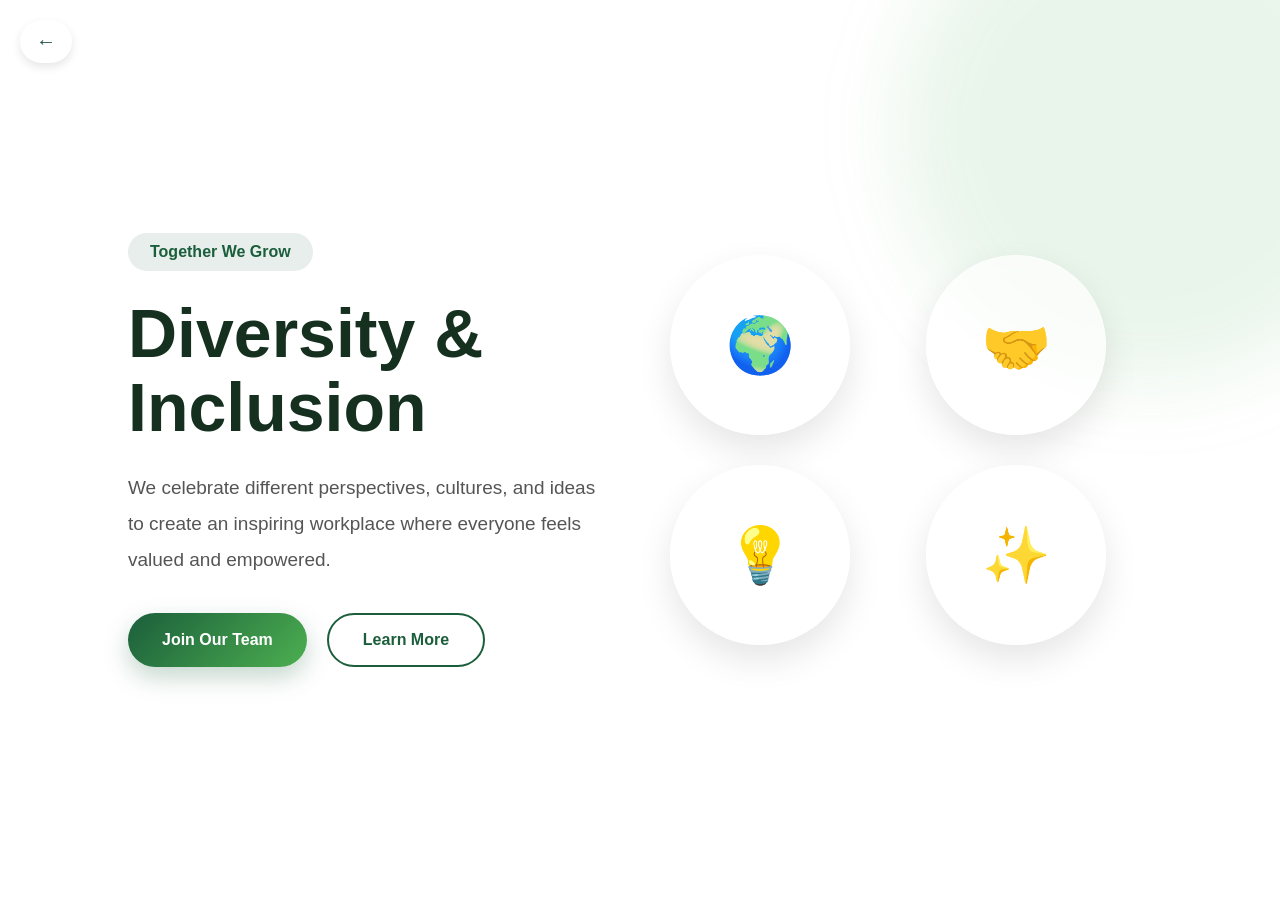
<file: diversity.html>
<!DOCTYPE html>
<html lang="en">
<head>
<meta charset="UTF-8">
<meta name="viewport" content="width=device-width, initial-scale=1.0">
<title>Diversity & Inclusion</title>
<link rel="stylesheet" href="style.css">
</head>
<body>
<body>
  <a href="javascript:history.back()" class="back-arrow">←</a>
<section class="diversity-page">

    <div class="diversity-overlay"></div>

    <div class="diversity-content">

        <div class="diversity-left">

            <span class="tag-line">Together We Grow</span>

            <h1>Diversity & Inclusion</h1>

            <p>
                We celebrate different perspectives,
                cultures, and ideas to create an
                inspiring workplace where everyone
                feels valued and empowered.
            </p>

            <div class="diversity-buttons">
                <button>Join Our Team</button>
                <button class="outline-btn">Learn More</button>
            </div>

        </div>

        <div class="diversity-right">

            <div class="circle-box">🌍</div>
            <div class="circle-box">🤝</div>
            <div class="circle-box">💡</div>
            <div class="circle-box">✨</div>

        </div>

    </div>

</section>

</body>
</html>
</file>
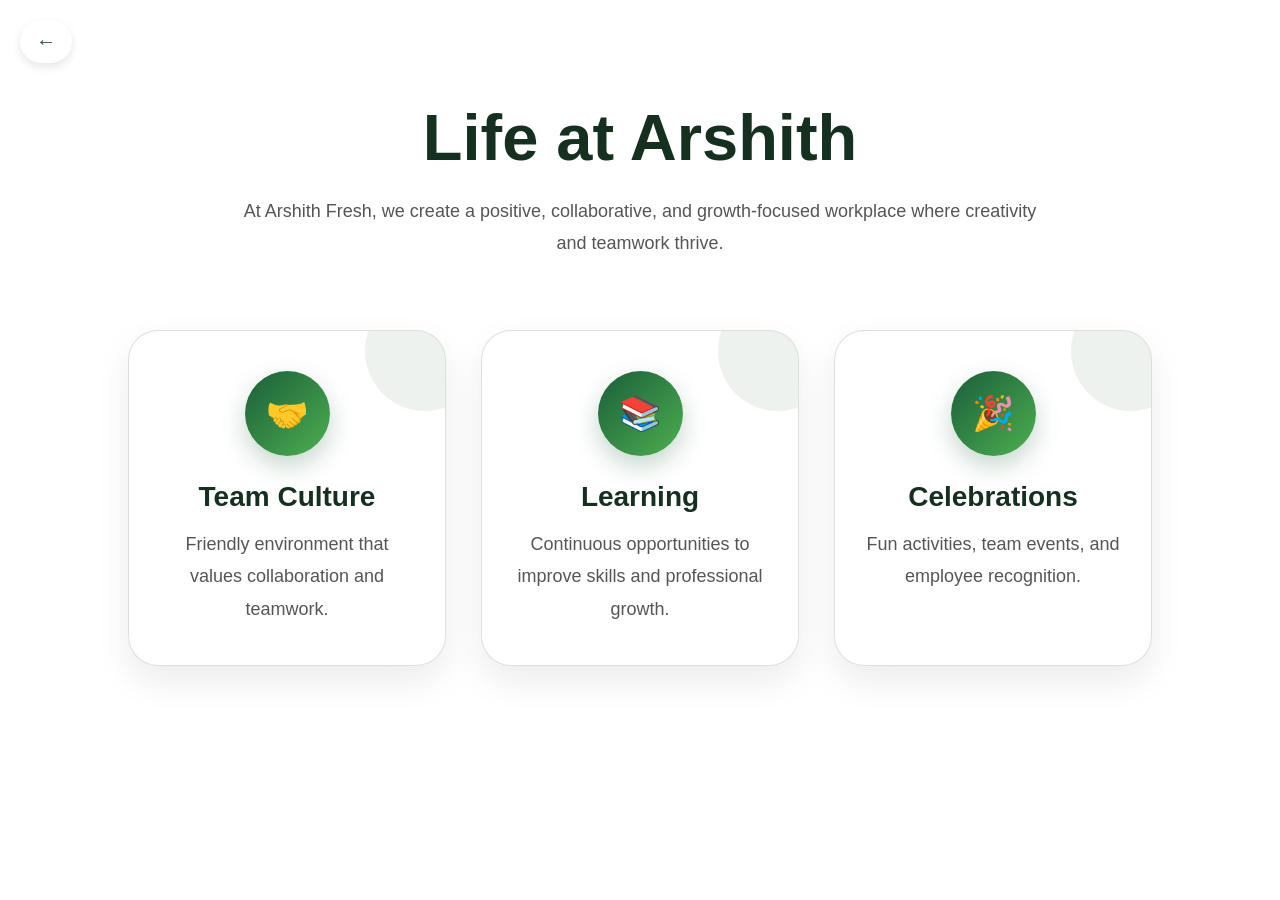
<file: life.html>
<!DOCTYPE html>
<html lang="en">
<head>
<meta charset="UTF-8">
<meta name="viewport" content="width=device-width, initial-scale=1.0">
<title>Life at Arshith</title>
<link rel="stylesheet" href="style.css">
</head>
<body>
<body>
  <a href="javascript:history.back()" class="back-arrow">←</a>

<section class="life-page">

<div class="life-content">
<h1>Life at Arshith</h1>

<p>
At Arshith Fresh, we create a positive, collaborative, and growth-focused workplace where creativity and teamwork thrive.
</p>

<div class="life-cards">

<div class="mini-card">

    <div class="life-icon">🤝</div>

    <h3>Team Culture</h3>

    <p>
        Friendly environment that values
        collaboration and teamwork.
    </p>

</div>

<div class="mini-card">

    <div class="life-icon">📚</div>

    <h3>Learning</h3>

    <p>
        Continuous opportunities to improve
        skills and professional growth.
    </p>

</div>

<div class="mini-card">

    <div class="life-icon">🎉</div>

    <h3>Celebrations</h3>

    <p>
        Fun activities, team events,
        and employee recognition.
    </p>

</div>

</div>

</div>

</section>

</body>
</html>
</file>
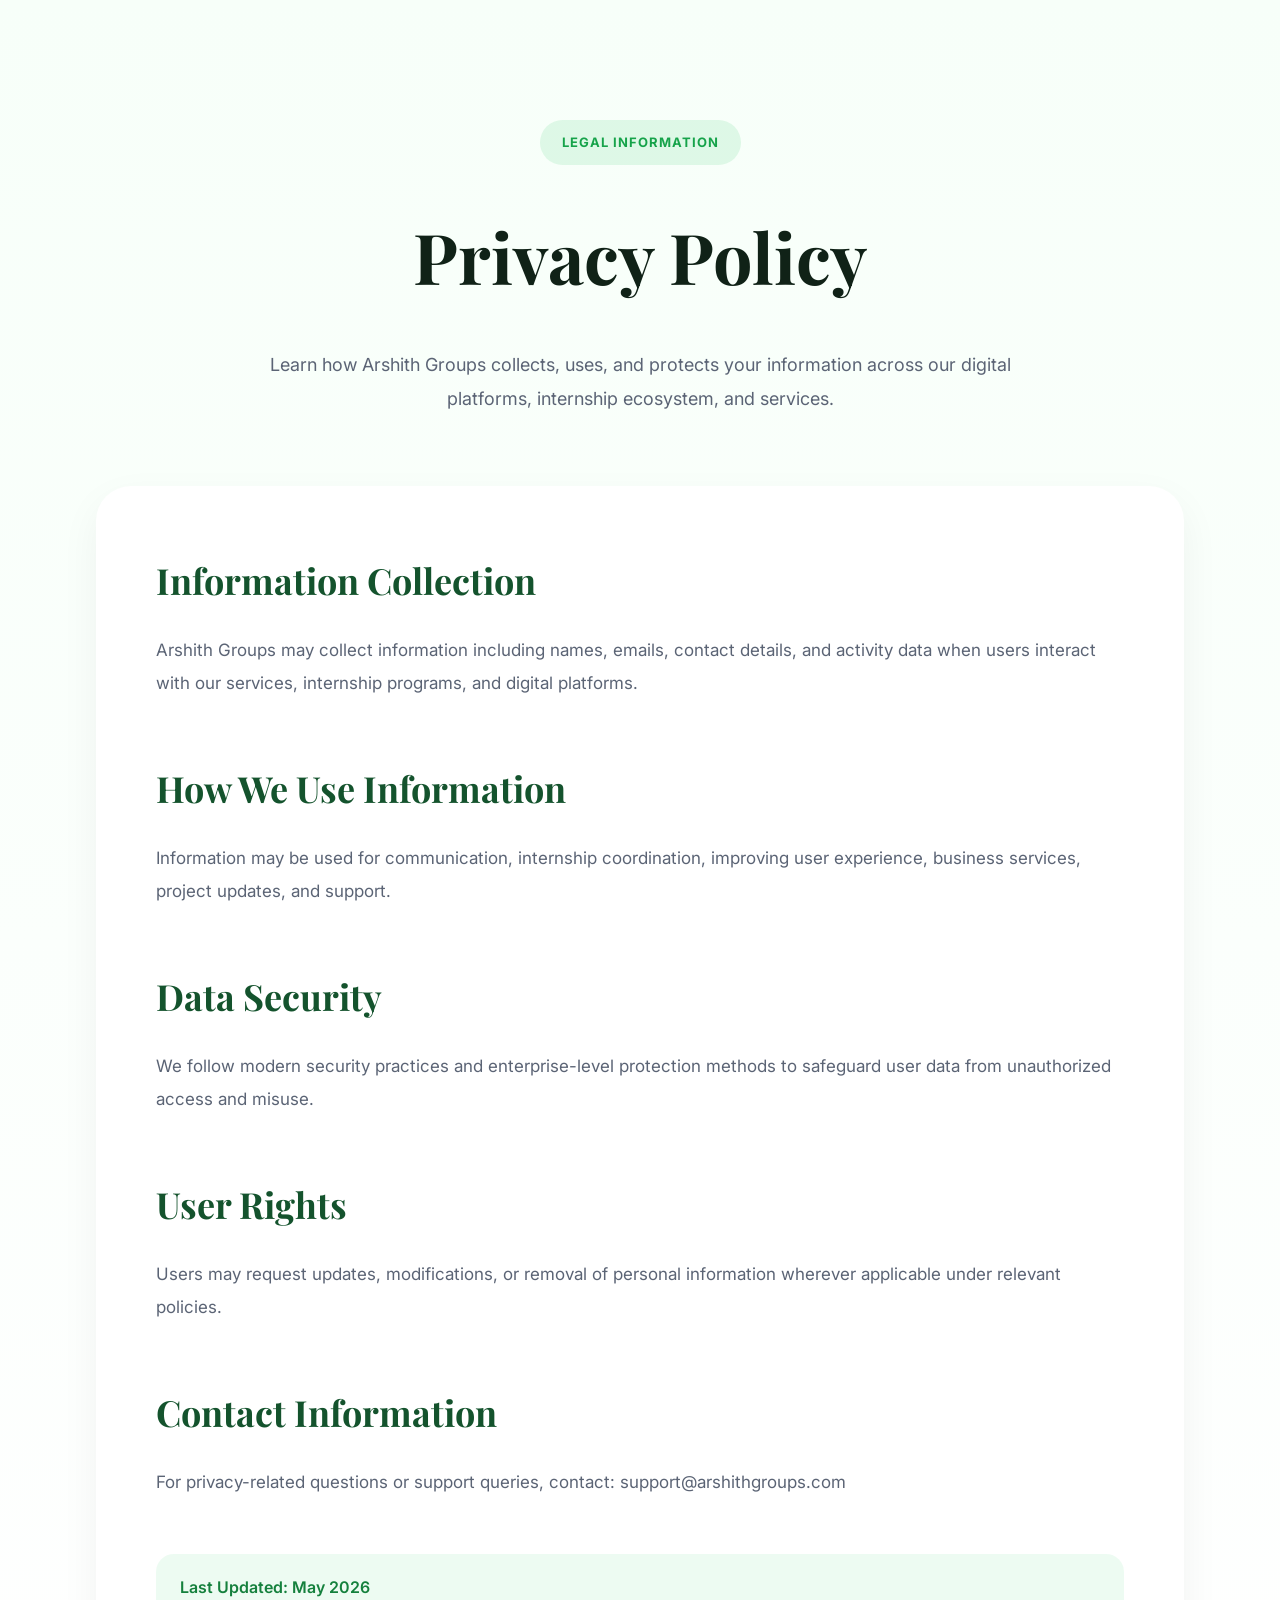
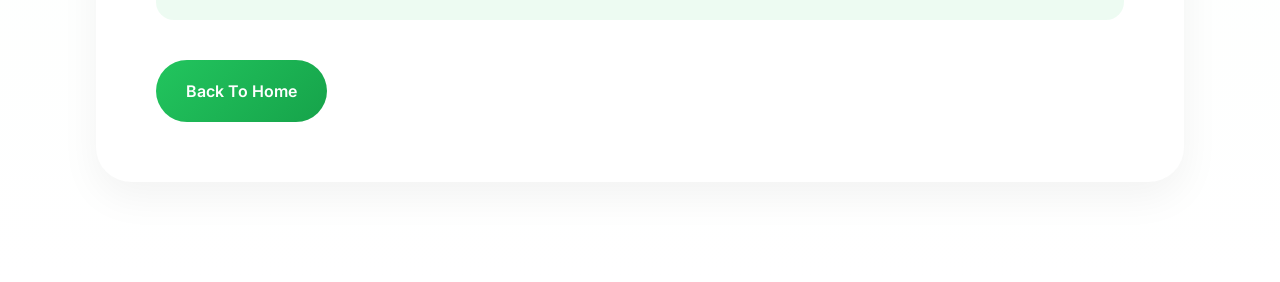
<file: privacy-policy.html>
<!DOCTYPE html>
<html lang="en">

<head>

<meta charset="UTF-8">

<meta name="viewport"
content="width=device-width, initial-scale=1.0">

<title>
Privacy Policy | Arshith Groups
</title>

<link href="https://fonts.googleapis.com/css2?family=Inter:wght@400;500;600;700;800&family=Playfair+Display:wght@600;700&display=swap"
rel="stylesheet">

<style>

/* ================= GLOBAL ================= */

*{
  margin:0;
  padding:0;
  box-sizing:border-box;
}

body{

  font-family:'Inter',sans-serif;

  background:
  linear-gradient(
    to bottom,
    #f7fff9,
    #ffffff
  );

  color:#111827;

  line-height:1.9;
}

/* ================= HERO ================= */

.legal-hero{

  padding:120px 8% 70px;

  text-align:center;
}

.legal-tag{

  display:inline-block;

  padding:10px 22px;

  border-radius:50px;

  background:
  rgba(34,197,94,0.12);

  color:#16a34a;

  font-size:13px;

  font-weight:700;

  letter-spacing:1px;

  margin-bottom:25px;
}

.legal-hero h1{

  font-size:70px;

  margin-bottom:25px;

  color:#102217;

  font-family:
  'Playfair Display',
  serif;
}

.legal-hero p{

  max-width:760px;

  margin:auto;

  color:#5b6475;

  font-size:18px;
}

/* ================= CONTENT ================= */

.legal-container{

  width:85%;

  max-width:1200px;

  margin:auto;

  padding-bottom:100px;
}

.legal-box{

  background:white;

  padding:60px;

  border-radius:35px;

  box-shadow:
  0 15px 40px rgba(0,0,0,0.05);
}

/* ================= SECTIONS ================= */

.legal-section{

  margin-bottom:55px;
}

.legal-section h2{

  font-size:36px;

  margin-bottom:20px;

  color:#14532d;

  font-family:
  'Playfair Display',
  serif;
}

.legal-section p{

  color:#5b6475;

  font-size:17px;
}

/* ================= UPDATED ================= */

.updated{

  margin-top:50px;

  padding:18px 24px;

  border-radius:18px;

  background:
  rgba(34,197,94,0.08);

  color:#15803d;

  font-weight:600;
}

/* ================= BUTTON ================= */

.back-home{

  display:inline-block;

  margin-top:40px;

  padding:16px 30px;

  border-radius:50px;

  background:
  linear-gradient(
    135deg,
    #22c55e,
    #16a34a
  );

  color:white;

  text-decoration:none;

  font-weight:600;

  transition:0.4s;
}

.back-home:hover{

  transform:
  translateY(-6px);

  box-shadow:
  0 18px 35px rgba(34,197,94,0.25);
}

/* ================= RESPONSIVE ================= */

@media(max-width:768px){

  .legal-hero{

    padding:100px 6% 60px;
  }

  .legal-hero h1{

    font-size:42px;
  }

  .legal-box{

    padding:35px;
  }

  .legal-section h2{

    font-size:28px;
  }

}

</style>

</head>

<body>

<!-- HERO -->

<section class="legal-hero">

  <span class="legal-tag">
    LEGAL INFORMATION
  </span>

  <h1>
    Privacy Policy
  </h1>

  <p>
    Learn how Arshith Groups collects,
    uses, and protects your information
    across our digital platforms,
    internship ecosystem, and services.
  </p>

</section>

<!-- CONTENT -->

<div class="legal-container">

  <div class="legal-box">

    <!-- SECTION -->

    <div class="legal-section">

      <h2>
        Information Collection
      </h2>

      <p>
        Arshith Groups may collect
        information including names,
        emails, contact details, and
        activity data when users interact
        with our services, internship
        programs, and digital platforms.
      </p>

    </div>

    <!-- SECTION -->

    <div class="legal-section">

      <h2>
        How We Use Information
      </h2>

      <p>
        Information may be used for
        communication, internship
        coordination, improving user
        experience, business services,
        project updates, and support.
      </p>

    </div>

    <!-- SECTION -->

    <div class="legal-section">

      <h2>
        Data Security
      </h2>

      <p>
        We follow modern security
        practices and enterprise-level
        protection methods to safeguard
        user data from unauthorized
        access and misuse.
      </p>

    </div>

    <!-- SECTION -->

    <div class="legal-section">

      <h2>
        User Rights
      </h2>

      <p>
        Users may request updates,
        modifications, or removal of
        personal information wherever
        applicable under relevant policies.
      </p>

    </div>

    <!-- SECTION -->

    <div class="legal-section">

      <h2>
        Contact Information
      </h2>

      <p>
        For privacy-related questions
        or support queries, contact:
        support@arshithgroups.com
      </p>

    </div>

    <!-- UPDATED -->

    <div class="updated">

      Last Updated:
      May 2026

    </div>

    <!-- BUTTON -->

    <a href="index.html"
    class="back-home">

      Back To Home

    </a>

  </div>

</div>

</body>
</html>
</file>
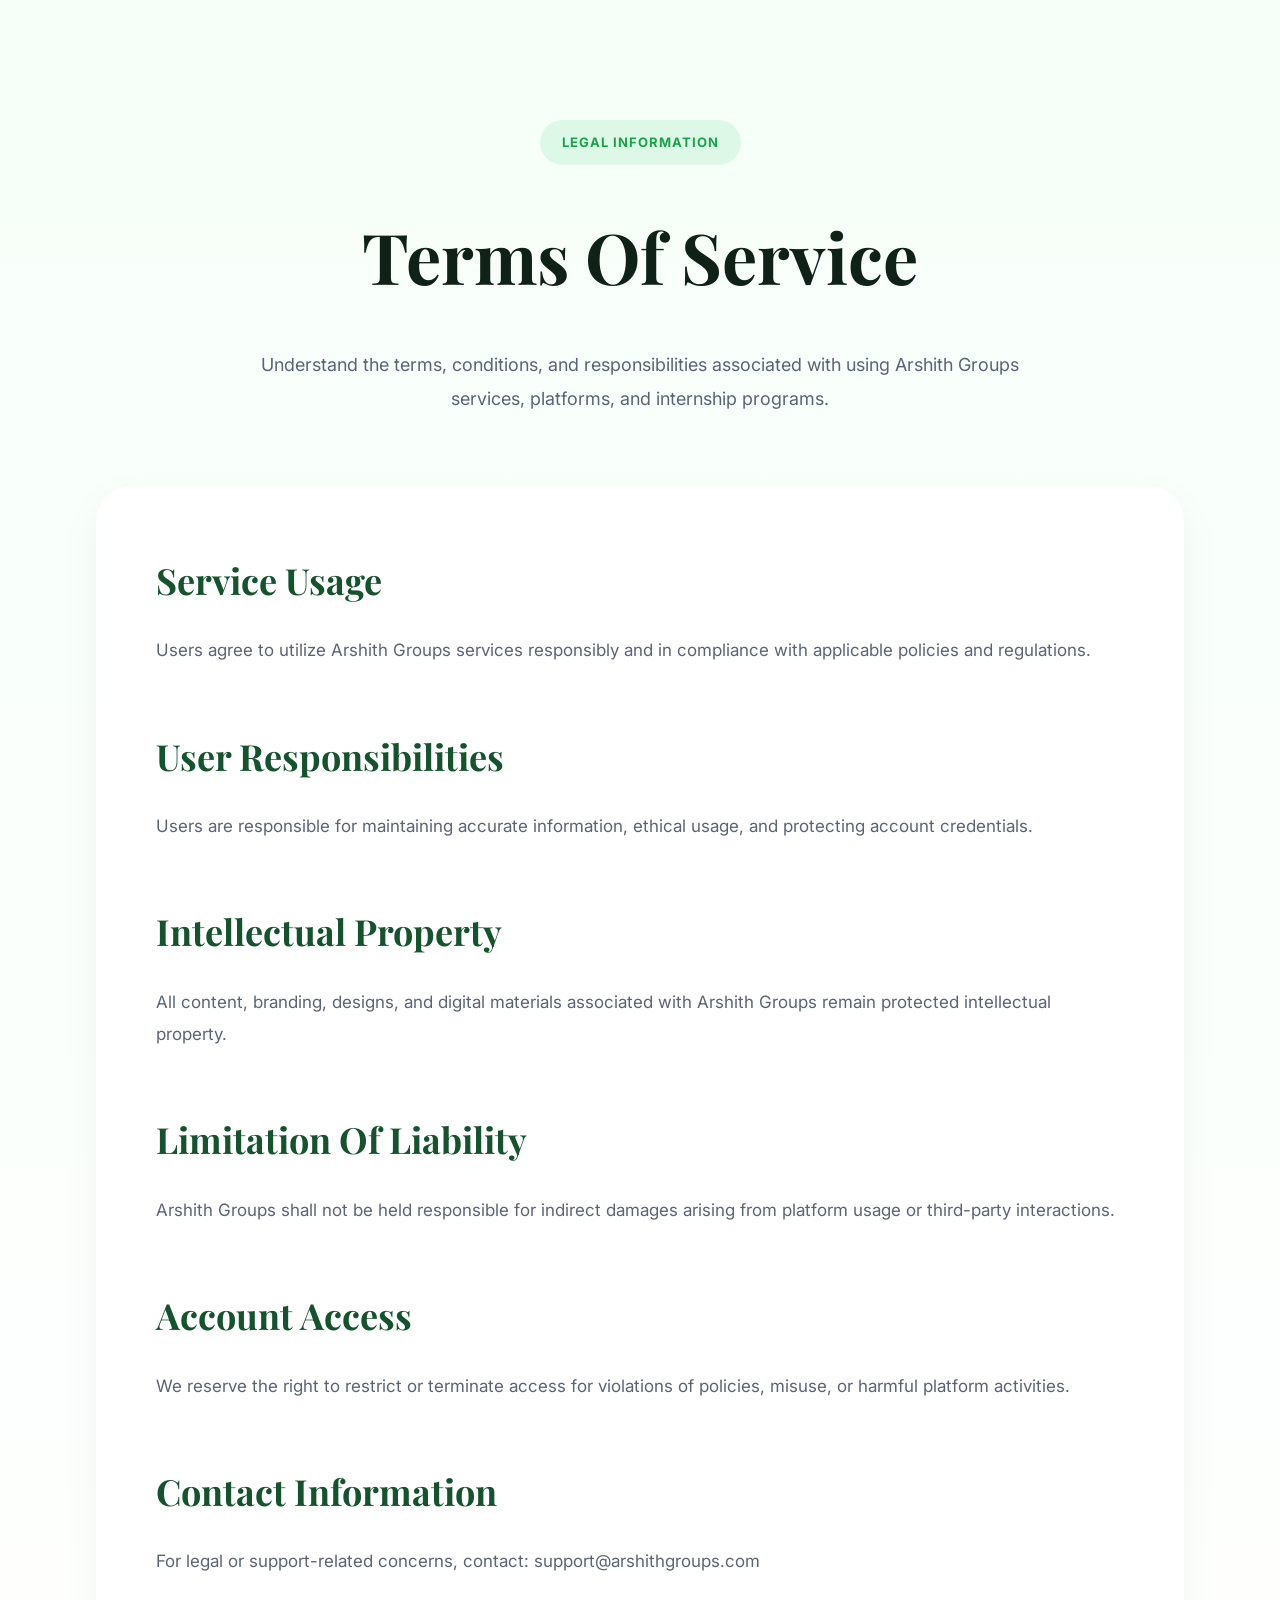
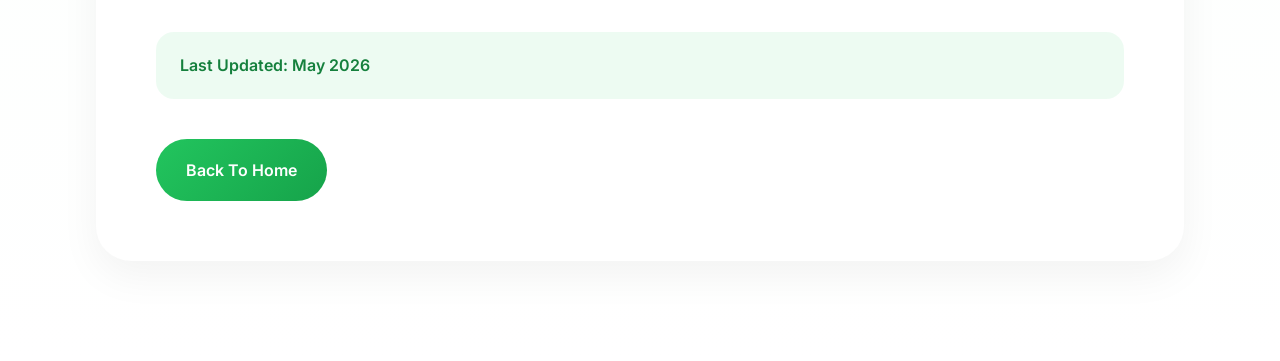
<file: terms-of-service.html>
<!DOCTYPE html>
<html lang="en">

<head>

<meta charset="UTF-8">

<meta name="viewport"
content="width=device-width, initial-scale=1.0">

<title>
Terms Of Service | Arshith Groups
</title>

<link href="https://fonts.googleapis.com/css2?family=Inter:wght@400;500;600;700;800&family=Playfair+Display:wght@600;700&display=swap"
rel="stylesheet">

<style>

*{
  margin:0;
  padding:0;
  box-sizing:border-box;
}

body{

  font-family:'Inter',sans-serif;

  background:
  linear-gradient(
    to bottom,
    #f7fff9,
    #ffffff
  );

  color:#111827;

  line-height:1.9;
}

/* HERO */

.legal-hero{

  padding:120px 8% 70px;

  text-align:center;
}

.legal-tag{

  display:inline-block;

  padding:10px 22px;

  border-radius:50px;

  background:
  rgba(34,197,94,0.12);

  color:#16a34a;

  font-size:13px;

  font-weight:700;

  letter-spacing:1px;

  margin-bottom:25px;
}

.legal-hero h1{

  font-size:70px;

  margin-bottom:25px;

  color:#102217;

  font-family:
  'Playfair Display',
  serif;
}

.legal-hero p{

  max-width:760px;

  margin:auto;

  color:#5b6475;

  font-size:18px;
}

/* CONTENT */

.legal-container{

  width:85%;

  max-width:1200px;

  margin:auto;

  padding-bottom:100px;
}

.legal-box{

  background:white;

  padding:60px;

  border-radius:35px;

  box-shadow:
  0 15px 40px rgba(0,0,0,0.05);
}

/* SECTIONS */

.legal-section{

  margin-bottom:55px;
}

.legal-section h2{

  font-size:36px;

  margin-bottom:20px;

  color:#14532d;

  font-family:
  'Playfair Display',
  serif;
}

.legal-section p{

  color:#5b6475;

  font-size:17px;
}

/* UPDATED */

.updated{

  margin-top:50px;

  padding:18px 24px;

  border-radius:18px;

  background:
  rgba(34,197,94,0.08);

  color:#15803d;

  font-weight:600;
}

/* BUTTON */

.back-home{

  display:inline-block;

  margin-top:40px;

  padding:16px 30px;

  border-radius:50px;

  background:
  linear-gradient(
    135deg,
    #22c55e,
    #16a34a
  );

  color:white;

  text-decoration:none;

  font-weight:600;

  transition:0.4s;
}

.back-home:hover{

  transform:
  translateY(-6px);

  box-shadow:
  0 18px 35px rgba(34,197,94,0.25);
}

/* RESPONSIVE */

@media(max-width:768px){

  .legal-hero{

    padding:100px 6% 60px;
  }

  .legal-hero h1{

    font-size:42px;
  }

  .legal-box{

    padding:35px;
  }

  .legal-section h2{

    font-size:28px;
  }

}

</style>

</head>

<body>

<!-- HERO -->

<section class="legal-hero">

  <span class="legal-tag">
    LEGAL INFORMATION
  </span>

  <h1>
    Terms Of Service
  </h1>

  <p>
    Understand the terms, conditions,
    and responsibilities associated
    with using Arshith Groups services,
    platforms, and internship programs.
  </p>

</section>

<!-- CONTENT -->

<div class="legal-container">

  <div class="legal-box">

    <div class="legal-section">

      <h2>
        Service Usage
      </h2>

      <p>
        Users agree to utilize Arshith
        Groups services responsibly
        and in compliance with applicable
        policies and regulations.
      </p>

    </div>

    <div class="legal-section">

      <h2>
        User Responsibilities
      </h2>

      <p>
        Users are responsible for
        maintaining accurate information,
        ethical usage, and protecting
        account credentials.
      </p>

    </div>

    <div class="legal-section">

      <h2>
        Intellectual Property
      </h2>

      <p>
        All content, branding, designs,
        and digital materials associated
        with Arshith Groups remain protected
        intellectual property.
      </p>

    </div>

    <div class="legal-section">

      <h2>
        Limitation Of Liability
      </h2>

      <p>
        Arshith Groups shall not be
        held responsible for indirect
        damages arising from platform
        usage or third-party interactions.
      </p>

    </div>

    <div class="legal-section">

      <h2>
        Account Access
      </h2>

      <p>
        We reserve the right to restrict
        or terminate access for violations
        of policies, misuse, or harmful
        platform activities.
      </p>

    </div>

    <div class="legal-section">

      <h2>
        Contact Information
      </h2>

      <p>
        For legal or support-related
        concerns, contact:
        support@arshithgroups.com
      </p>

    </div>

    <div class="updated">

      Last Updated:
      May 2026

    </div>

    <a href="index.html"
    class="back-home">

      Back To Home

    </a>

  </div>

</div>

</body>
</html>
</file>
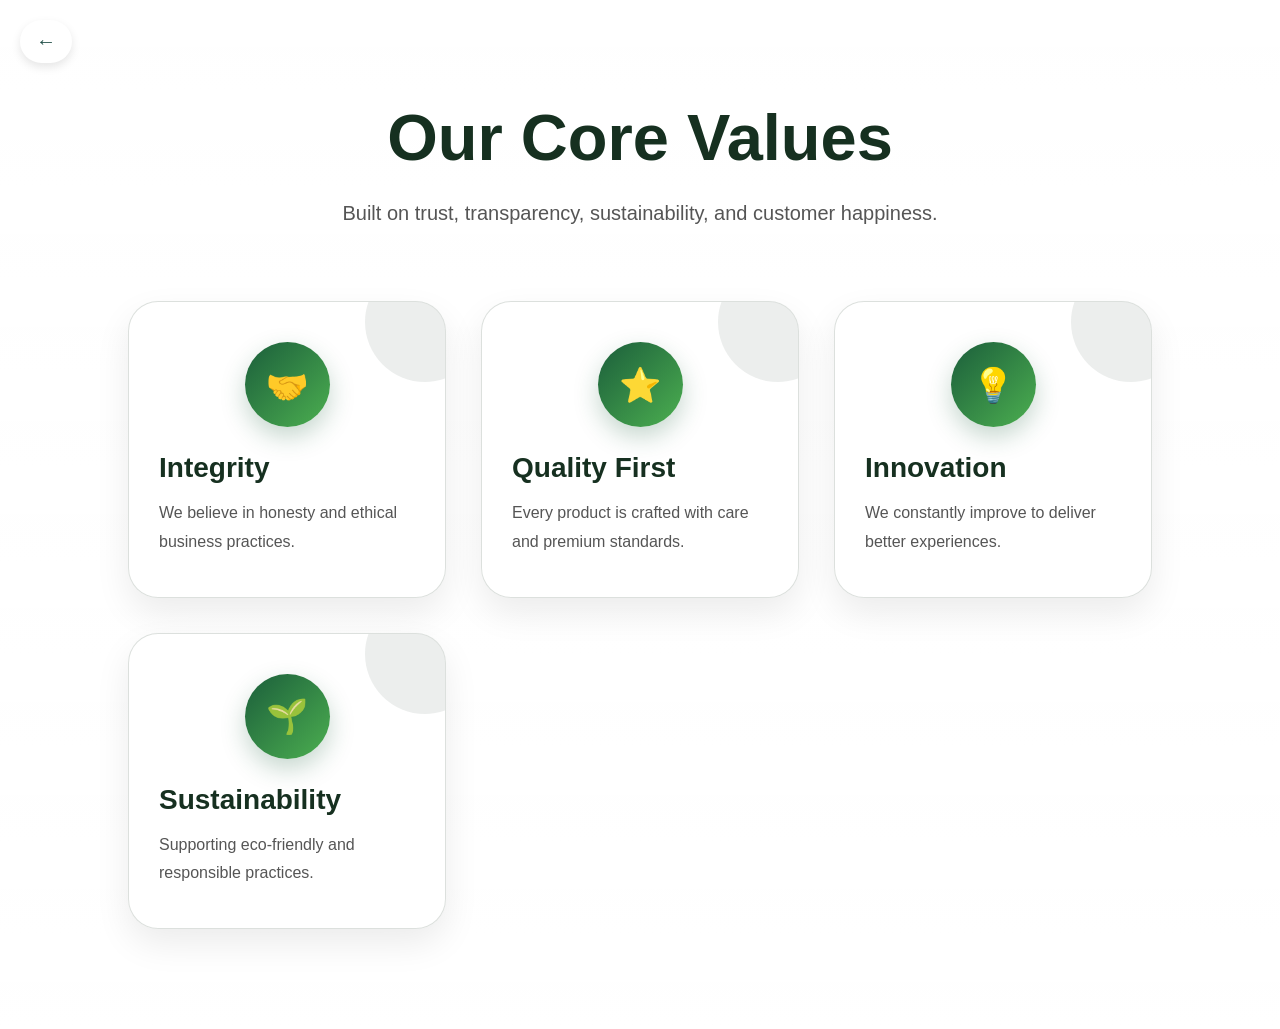
<file: values.html>
<!DOCTYPE html>
<html lang="en">
<head>
<meta charset="UTF-8">
<meta name="viewport" content="width=device-width, initial-scale=1.0">
<title>Our Values</title>
<link rel="stylesheet" href="style.css">
</head>
<body>
    <a href="javascript:history.back()" class="back-arrow">←</a>

<section class="value-page">

<div class="value-hero">
<h1>Our Core Values</h1>
<p>
Built on trust, transparency, sustainability, and customer happiness.
</p>
</div>

<div class="value-grid">

<div class="value-box">

    <div class="value-icon">🤝</div>

    <h3>Integrity</h3>

    <p>
        We believe in honesty and ethical
        business practices.
    </p>

</div>

<div class="value-box">

    <div class="value-icon">⭐</div>

    <h3>Quality First</h3>

    <p>
        Every product is crafted with care
        and premium standards.
    </p>

</div>

<div class="value-box">

    <div class="value-icon">💡</div>

    <h3>Innovation</h3>

    <p>
        We constantly improve to deliver
        better experiences.
    </p>

</div>

<div class="value-box">

    <div class="value-icon">🌱</div>

    <h3>Sustainability</h3>

    <p>
        Supporting eco-friendly and
        responsible practices.
    </p>

</div>

</div>

</section>

</body>
</html>
</file>
<file: style.css>
/* style.css */
html{
    scroll-behavior:smooth;
}
*{
  margin:0;
  padding:0;
  box-sizing:border-box;
}

body{
  font-family:'Poppins',sans-serif;
  overflow-x:hidden;
}



/* LOGO */

.logo h2{
    font-size:32px;
    margin:0;
    color:#0f5132;
    font-weight:700;
    letter-spacing:1px;
}

/* NAVIGATION */

.nav-right{
    display:flex;
    align-items:center;
    gap:45px;
}

/* LINKS */

.nav-right a{
    text-decoration:none;
    color:#222;
    font-size:17px;
    font-weight:500;
    position:relative;
    transition:0.3s ease;
}

/* HOVER EFFECT */

.nav-right a::after{
    content:"";
    position:absolute;
    left:0;
    bottom:-6px;
    width:0;
    height:2px;
    background:#0f5132;
    transition:0.4s;
}

.nav-right a:hover::after{
    width:100%;
}

.nav-right a:hover{
    color:#0f5132;
}

/* HERO FIX */

.hero{
  margin-top:0;
  padding-top: 0;
}

/* HERO */

.hero{
  position:relative;
  width:100%;
  height:100vh;
  overflow:hidden;   /* ADD THIS */
  z-index:1;         /* ADD THIS */
}

/* EACH SLIDE */

.slide{
  position:absolute;
  width:100%;
  height:100%;
  top:0;
  left:0;

  opacity:0;
  transition:opacity 1s ease-in-out;
}

/* ACTIVE SLIDE */

.slide.active{
  opacity:1;
  z-index:1;
}

/* IMAGE */

.slide img{
  width:100%;
  height:100%;
  object-fit:cover;
}

/* DARK OVERLAY */

.overlay{
  position:absolute;
  top:0;
  left:0;
  width:100%;
  height:100%;
  background:rgba(0,0,0,0.45);
  z-index:1;
}

/* TEXT CONTENT */

.content{
  position:absolute;
  top:50%;
  left:8%;
  transform:translateY(-50%);
  z-index:5;
  width:650px;
}
/* BIG HEADING */

.animated-text{

  font-size:62px;

  line-height:1.15;

  font-family:'Playfair Display', serif;

  color:white;

  margin-bottom:20px;

  text-shadow:
  0 3px 12px rgba(0,0,0,0.5),
  0 5px 20px rgba(0,0,0,0.4);
}


/* PARAGRAPH */

.content p{
  font-size:22px;
  line-height:1.7;

  color:#f5f5f5;

  text-shadow:
  0 2px 8px rgba(0,0,0,0.5);

  margin-bottom:35px;

  animation:fadeUp 1.4s ease;
}
.small-text{
  display:block;
  font-size:34px;
  font-weight:500;
  line-height:1.4;
  margin-top:10px;
  font-family:'Poppins', sans-serif;
}

/* BUTTON */

.content button{
  padding:15px 40px;
  border:none;
  border-radius:40px;

  background:linear-gradient(to right,#0f5132,#198754);

  color:white;
  font-size:16px;
  font-weight:600;

  cursor:pointer;

  box-shadow:0 8px 25px rgba(0,0,0,0.25);

  transition:0.4s;

  animation:fadeUp 1.8s ease;
}

/* BUTTON HOVER */

.content button:hover{

  transform:translateY(-5px);

  background:linear-gradient(to right,#198754,#0f5132);

  box-shadow:0 12px 30px rgba(0,0,0,0.35);
}
/* TEXT ANIMATION */

.slide.active .content p{

  animation:paragraphAnimation 1.5s ease;
}

.slide.active .content button{

  animation:buttonAnimation 2s ease;
}

/* HEADING */

@keyframes headingAnimation{

  from{
    opacity:0;
    transform:translateX(-120px);
  }

  to{
    opacity:1;
    transform:translateX(0);
  }
}

/* PARAGRAPH */

@keyframes paragraphAnimation{

  from{
    opacity:0;
    transform:translateY(60px);
  }

  to{
    opacity:1;
    transform:translateY(0);
  }
}

/* BUTTON */

@keyframes buttonAnimation{

  from{
    opacity:0;
    transform:scale(0.5);
  }

  to{
    opacity:1;
    transform:scale(1);
  }
}

/* ARROWS */

.prev,
.next{
  position:absolute;
  top:50%;
  transform:translateY(-50%);
  z-index:10;

  color:white;
  font-size:50px;
  cursor:pointer;
  user-select:none;
}

.prev{
  left:25px;
}

.next{
  right:25px;
}


/* FOUNDER SECTION */

.founder-section{
  display: flex;
  align-items: center;
  justify-content: center;
  gap: 60px;
  padding: 80px 10%;
  background: white;
  flex-wrap: wrap;
}

.founder-image img{
  width: 300px;
  height: 530px;
  object-fit: cover;
  border-radius: 10px;
}

.founder-content{
  max-width: 500px;
}

.quote{
  font-size: 32px;
  line-height: 1.6;
  color: #444;
  font-style: italic;
}

.founder-content h2{
  margin-top: 30px;
  font-size: 32px;
  color: #1f3b2c;
}

.founder-content span{
  color: gray;
  font-size: 18px;
}

.founder-content button{
  margin-top: 20px;
  padding: 12px 28px;
  border: 1px solid #1f3b2c;
  background: transparent;
  cursor: pointer;
  border-radius: 6px;
  transition: 0.3s;
}

.founder-content button:hover{
  background: #1f3b2c;
  color: white;
}
/* IMAGE HOVER EFFECT */

.founder-image img{
  transition: 0.5s ease;
  box-shadow: 0 10px 30px rgba(0,0,0,0.15);
}

.founder-image img:hover{
  transform: scale(1.03);
  box-shadow: 0 20px 40px rgba(0,0,0,0.25);
}

/* QUOTE ANIMATION */

.quote{
  animation: fadeUp 1.2s ease;
}

/* BUTTON EFFECT */

.founder-content button{
  transition: 0.4s ease;
}

.founder-content button:hover{
  transform: translateY(-4px);
  background: #1f3b2c;
  color: white;
  box-shadow: 0 8px 20px rgba(0,0,0,0.2);
}

/* NAME EFFECT */

.founder-content h2{
  transition: 0.3s ease;
}

.founder-content h2:hover{
  letter-spacing: 1px;
}

/* ANIMATION */

@keyframes fadeUp{
  from{
    opacity: 0;
    transform: translateY(40px);
  }

  to{
    opacity: 1;
    transform: translateY(0);
  }
}

/* BUSINESS SECTION */

.process{
  padding:120px 8%;
  background:linear-gradient(to bottom,#e8f5e9,#d0f0d6);
  text-align:center;
}

.process h2{
  font-size:42px;
  margin-bottom:70px;
  font-family:'Playfair Display', serif;
  color:#0f5132;
  line-height:1.4;
}

.process-cards{
  display:flex;
  justify-content:center;
  gap:50px;
  flex-wrap:wrap;
}

.card{
  width:420px;
  background:white;
  border-radius:30px;
  overflow:hidden;
  box-shadow:0 15px 40px rgba(0,0,0,0.12);
  transition:0.5s;
}

.card img{
  width:100%;
  height:300px;
  object-fit:cover;
  transition:0.5s;
}

.card:hover img{
  transform:scale(1.08);
}

.card-content{
  padding:35px;
  text-align:left;
}

.card-content h3{
  font-size:34px;
  color:#0f5132;
  margin-bottom:15px;
  font-family:'Playfair Display', serif;
}

.card-content p{
  font-size:18px;
  line-height:1.8;
  color:#555;
}

/* INGREDIENTS */

.ingredients{
  padding:100px 8%;
  background:linear-gradient(to bottom,#e6f4ea,#cfe9d5);
}

.ingredients h2{
  text-align:center;
  font-size:50px;
  margin-bottom:50px;
  color:#0f5132;
  font-family:'Playfair Display', serif;
  line-height:1.3;
}

.ingredient-grid{
  display:grid;
  grid-template-columns:repeat(2, 1fr);
  gap:40px;
  max-width: 1100px;
  margin: auto;
}

.ingredient-card{
  background:white;
  border-radius:25px;
  overflow:hidden;
  box-shadow:0 10px 30px rgba(0,0,0,0.12);
  transition:0.5s;
  position:relative;
  min-height: 350px;
}

/* CARD POPUP EFFECT */

.ingredient-card:hover{

  transform:
  translateY(-18px)
  scale(1.04);

  box-shadow:
  0 25px 50px rgba(0,0,0,0.25);
}

/* IMAGE EFFECT */

.ingredient-card img{
  width:100%;
  height:220px;
  object-fit:cover;

  transition:0.6s;
}

.ingredient-card:hover img{
  transform:scale(1.12);
}

/* TEXT */

.ingredient-card h3{
  padding:22px 22px 10px;
  font-size:24px;
  color:#0f5132;
}

.ingredient-card p{
  padding:0 22px 28px;
  line-height:1.7;
  color:#555;
}

/* FAQ */

.faq{
  padding:100px 10%;
  background:#f8f8f8;
}

.faq h2{
  margin-bottom:40px;
  font-size:50px;
  font-family:'Playfair Display', serif;
}

.faq-item{
  margin-bottom:20px;
}

.faq-question{
  width:100%;
  background:#0f5132;
  color:white;
  padding:20px;
  border:none;
  text-align:left;
  font-size:18px;
  cursor:pointer;
}

.faq-answer{
  background:white;
  max-height:0;
  overflow:hidden;
  transition:0.5s;
}

.faq-answer p{
  padding:20px;
}

/* ================================= */
/* CREATIVE FOOTER */
/* ================================= */

.creative-footer{

    position:relative;

    background:
    linear-gradient(
    135deg,
    #041f16,
    #0b3d2e,
    #0f6b43);

    color:white;

    overflow:hidden;

    padding-top:260px;
}

/* TOP CURVE IMAGE */

.footer-top-image{

    position:absolute;

    top:0;
    left:0;

    width:100%;
    height:230px;

    background:
    linear-gradient(
    rgba(0,0,0,0.45),
    rgba(0,0,0,0.45)),

    url("https://images.unsplash.com/photo-1522202176988-66273c2fd55f?q=80&w=1600&auto=format&fit=crop");

    background-size:cover;
    background-position:center;

    border-bottom-left-radius:50% 80px;
    border-bottom-right-radius:50% 80px;
}

/* CONTAINER */

.footer-container{

    width:90%;

    margin:auto;

    display:grid;

    grid-template-columns:
    1.3fr 1fr;

    gap:100px;

    padding-bottom:70px;
}

/* LEFT SIDE */

.footer-brand h1{

    font-size:42px;

    line-height:1.1;

    margin-top:25px;

    font-weight:800;

    letter-spacing:-2px;
}

.footer-brand h1 span{

    color:#6eff8f;
}

/* TAG */

.footer-tag{

    background:
    rgba(255,255,255,0.1);

    padding:12px 26px;

    border-radius:50px;

    font-size:11px;

    letter-spacing:1px;

    color:#a8ffbe;
}

/* DESCRIPTION */

.footer-desc{

    margin-top:28px;

    line-height:2;

    font-size:14px;

    color:#d9f8e2;

    width:90%;
}

/* NEWSLETTER */

.footer-newsletter{

    margin-top:40px;

    display:flex;

    gap:18px;

    flex-wrap:wrap;
}

.footer-newsletter input{

    flex:1;

    min-width:280px;

    padding:20px 24px;

    border:none;

    border-radius:60px;

    background:
    rgba(255,255,255,0.12);

    color:white;

    outline:none;

    font-size:16px;

    backdrop-filter:blur(8px);
}

.footer-newsletter input::placeholder{

    color:#d8d8d8;
}

/* BUTTON */

.footer-newsletter button{

    padding:18px 34px;

    border:none;

    border-radius:60px;

    background:white;

    color:#0b3d2e;

    font-weight:700;

    cursor:pointer;

    transition:0.4s;
}

.footer-newsletter button:hover{

    transform:
    translateY(-5px)
    scale(1.05);

    background:#6eff8f;
}

/* NOTE */

.footer-note{

    margin-top:18px;

    color:#d7f5dd;

    font-size:14px;
}

/* RIGHT SIDE */

/* Links Grid */
.ag-footer__links-grid {
  display: flex;
  gap: 48px;
  flex: 1;
  justify-content: flex-end;
}
.ag-footer__links-col { min-width: 140px; }

.ag-footer__col-title {
  font-family: 'Arial', sans-serif;
  font-size: 14px;
  font-weight: 700;
  letter-spacing: 2px;
  text-transform: uppercase;
  color: #a8e063;
  margin-bottom: 18px;
  padding-bottom: 10px;
  border-bottom: 1px solid rgba(168,224,99,0.25);
}
.ag-footer__col-plus {
  font-size: 14px;
  font-weight: 400;
  opacity: 0.7;
}
.ag-footer__link-list {
  list-style: none;
  display: flex;
  flex-direction: column;
  gap: 11px;
}
.ag-footer__link-list a {
  color: rgba(255,255,255,0.65);
  text-decoration: none;
  font-family: 'Arial', sans-serif;
  font-size: 14px;
  display: inline-block;
  position: relative;
  transition: color 0.25s, padding-left 0.25s;
}
.ag-footer__link-list a::before {
  content: '';
  position: absolute;
  left: -14px;
  top: 50%;
  transform: translateY(-50%);
  width: 6px; height: 6px;
  border-radius: 50%;
  background: #a8e063;
  opacity: 0;
  transition: opacity 0.25s, left 0.25s;
}
.ag-footer__link-list a:hover {
  color: #a8e063;
  padding-left: 14px;
}
.ag-footer__link-list a:hover::before { opacity: 1; left: 0; }
/* Contact list */
.ag-footer__contact-list {
  list-style: none;
  display: flex;
  flex-direction: column;
  gap: 13px;
  margin-bottom: 24px;
}
.ag-footer__contact-list li {
  display: flex;
  align-items: flex-start;
  gap: 10px;
  color: rgba(255,255,255,0.7);
  font-family: 'Arial', sans-serif;
  font-size: 13px;
  line-height: 1.45;
}
.ag-footer__contact-icon {
  flex-shrink: 0;
  width: 16px; height: 16px;
  margin-top: 1px;
  opacity: 0.7;
}
.ag-footer__contact-icon svg { width: 16px; height: 16px; }


/* FOOTER BOTTOM */

.footer-bottom{

    width:90%;

    margin:auto;

    border-top:
    1px solid rgba(255,255,255,0.15);

    padding:30px 0;

    display:flex;

    justify-content:space-between;

    align-items:center;

    flex-wrap:nowrap;
}

/* LEFT */

.footer-bottom-left{

    color:white;
}

/* RIGHT SOCIALS */

.footer-socials{

    display:flex;

    gap:18px;

    margin-left:auto;

    justify-content:flex-end;

    align-items:center;
}

.footer-socials a{

    width:58px;
    height:58px;

    display:flex;

    align-items:center;
    justify-content:center;

    border-radius:50%;

    background:
    rgba(255,255,255,0.12);

    color:white;

    font-size:22px;

    transition:0.5s;

    position:relative;

    overflow:hidden;
}

/* ICON ANIMATION */

.footer-socials a::before{

    content:"";

    position:absolute;

    width:100%;
    height:100%;

    background:#6eff8f;

    top:100%;
    left:0;

    transition:0.5s;

    z-index:0;
}

.footer-socials a i{

    position:relative;

    z-index:2;
}

.footer-socials a:hover::before{

    top:0;
}

.footer-socials a:hover{

    color:#062116;

    transform:
    translateY(-8px)
    rotate(8deg);
}

/* RESPONSIVE */

@media(max-width:1100px){

    .footer-container{

        grid-template-columns:1fr;

        gap:70px;
    }

    .footer-brand h1{

        font-size:52px;
    }

   .ag-footer__links-grid { justify-content: flex-start; flex-wrap: wrap; gap: 32px; }
}

@media(max-width:700px){

    .footer-brand h1{

        font-size:42px;
    }

    .ag-footer__links-grid {

        flex-direction: column;

        gap: 28px;
    }

    .footer-newsletter{

        flex-direction:column;
    }

    .footer-newsletter button{

        width:100%;
    }

    .footer-bottom{

        display:flex;

        flex-direction:row;

        justify-content:space-between;

        align-items:center;

        text-align:left;
    }

    .footer-socials{

        margin-left:auto;
    }
}

/* ANIMATION */

@keyframes fadeUp{
  from{
    opacity:0;
    transform:translateY(40px);
  }

  to{
    opacity:1;
    transform:translateY(0);
  }
}

/* RESPONSIVE */

@media(max-width:992px){

  .founder{
    flex-direction:column;
  }

  .process-cards{
    flex-direction:column;
    align-items:center;
  }

  .ingredient-grid{
    grid-template-columns:repeat(2,1fr);
  }

  .footer-container{
    grid-template-columns:repeat(2,1fr);
  }

  .content h1{
    font-size:45px;
  }
}

@media(max-width:768px){

  .navbar{
    display:flex;
    justify-content:space-between;
    align-items:center;
    padding:15px 20px;
    position:fixed;
    top:0;
    left:0;
    width:100%;
    background:#fff;
    z-index:9999;
}

.logo-text{
    font-size:24px;
}

.nav-icons{
    display:flex;
    align-items:center;
    gap:15px;
}

.search-icon{
    font-size:22px;
    cursor:pointer;
}

.menu-toggle{
    display:block;
    font-size:28px;
    cursor:pointer;
}

.nav-right{
    display:none;
    position:absolute;
    top:100%;
    left:0;
    width:100%;
    background:white;
    flex-direction:column;
    padding:20px;
    gap:15px;
    text-align:center;
}

.nav-right.active{
    display:flex;
}

  .ingredient-grid{
    grid-template-columns:1fr;
  }

  .footer-container{
    grid-template-columns:1fr;
  }

  .content h1{
    font-size:35px;
  }

  .founder-img img{
    width:100%;
  }
}
/* WORD BY WORD ANIMATION */

.animated-text{

  font-size:78px;
  line-height:1.1;
  color:white;
  font-family:'Playfair Display', serif;
  text-shadow:0 4px 20px rgba(0,0,0,0.5);
}

.animated-text span{

  display:inline-block;
  opacity:0;
  transform:translateY(80px);

  animation:showWord 0.8s forwards;
}

.animated-text span:nth-child(1){
  animation-delay:0.2s;
}

.animated-text span:nth-child(2){
  animation-delay:0.5s;
}

.animated-text span:nth-child(3){
  animation-delay:0.8s;
}

.animated-text span:nth-child(4){
  animation-delay:1.1s;
}

.animated-text span:nth-child(5){
  animation-delay:1.4s;
}

@keyframes showWord{

  from{
    opacity:0;
    transform:translateY(80px);
  }

  to{
    opacity:1;
    transform:translateY(0);
  }
}
/* RESET WORD ANIMATION */

.slide .animated-text span{
    opacity:0;
    transform:translateY(80px);
}

/* ACTIVE SLIDE WORD ANIMATION */

.slide.active .animated-text span{
    animation:showWord 0.8s forwards;
}

/* WORD DELAYS */

.slide.active .animated-text span:nth-of-type(1){
    animation-delay:0.2s;
}

.slide.active .animated-text span:nth-of-type(2){
    animation-delay:0.5s;
}

.slide.active .animated-text span:nth-of-type(3){
    animation-delay:0.8s;
}

.slide.active .animated-text span:nth-of-type(4){
    animation-delay:1.1s;
}

.slide.active .animated-text span:nth-of-type(5){
    animation-delay:1.4s;
}
/* HERO IMAGE */

.slide img{
    width:100%;
    height:100%;
    object-fit:cover;
}

/* ACTIVE SLIDE IMAGE EFFECT */

.slide.active img{
    animation:premiumImage 4s ease forwards;
}

/* PREMIUM ANIMATION */

@keyframes premiumImage{

    0%{
        transform:scale(1.08) translateX(40px);
    }

    100%{
        transform:scale(1) translateX(0);
    }
}
/* JOIN US */

.join-us{
  padding:100px 8%;
  background:white;
}

.join-top{
  display:flex;
  justify-content:space-between;
  align-items:center;
  margin-bottom:50px;
}

.join-top h2{
  font-size:60px;
  color:#0f5132;
  font-family:'Playfair Display', serif;
  margin-bottom:15px;
}

.join-top p{
  font-size:20px;
  color:#555;
  width:700px;
  line-height:1.7;
}

.join-top button{
  padding:14px 35px;
  border:1px solid #0f5132;
  background:white;
  color:#0f5132;
  border-radius:40px;
  cursor:pointer;
  transition:0.4s;
}

.join-top button:hover{
  background:#0f5132;
  color:white;
}

/* CARDS */

.join-cards{
  display:flex;
  gap:25px;
}

.join-card{
  position:relative;
  overflow:hidden;
  border-radius:25px;
  flex:1;
  height:500px;
  cursor:pointer;

  transition:0.5s;

  box-shadow:0 15px 35px rgba(0,0,0,0.12);
}

.join-card:hover{
  transform:translateY(-10px);
}

.join-card img{
  width:100%;
  height:100%;
  object-fit:cover;

  transition:0.7s;
}

.join-card:hover img{
  transform:scale(1.1);
}

/* DARK OVERLAY */

.join-overlay{
  position:absolute;
  bottom:0;
  left:0;

  width:100%;
  padding:35px;

  background:linear-gradient(
  to top,
  rgba(0,0,0,0.85),
  rgba(0,0,0,0.15),
  transparent);

  color:white;

  z-index:2;
}

/* TITLE */

.join-overlay h3{
  font-size:32px;

  line-height:1.3;

  color:white;

  font-weight:700;

  text-shadow:0 4px 15px rgba(0,0,0,0.5);
}

/* OPTIONAL SMALL TEXT */

.join-overlay p{
  margin-top:10px;

  font-size:16px;

  color:#f1f1f1;

  line-height:1.7;
}
/* VALUES SECTION */

.values-section{
  padding:100px 8%;
  background:linear-gradient(to bottom,#d8f0dc,#c4e5cb);
  text-align:center;
}

.values-section h2{
  font-size:55px;
  margin-bottom:60px;
  color:#0f5132;
  font-family:'Playfair Display', serif;
}

/* GRID */

.values-grid{
  display:grid;
  grid-template-columns:repeat(4,1fr);
  gap:30px;
}

/* CARD */

.value-card{
  background:white;
  padding:45px 30px;
  border-radius:30px;

  box-shadow:0 10px 30px rgba(0,0,0,0.1);

  transition:0.5s;
}

.value-card:hover{

  transform:
  translateY(-15px)
  scale(1.03);

  box-shadow:
  0 25px 50px rgba(0,0,0,0.2);
}

/* ICON */

.value-icon{
  width:90px;
  height:90px;
  margin:auto;
  margin-bottom:25px;

  border-radius:50%;

  background:#e8f5e9;

  display:flex;
  justify-content:center;
  align-items:center;
}

.value-icon i{
  font-size:38px;
  color:#0f5132;
}

/* TEXT */

.value-card h3{
  font-size:26px;
  margin-bottom:18px;
  color:#0f5132;
}

.value-card p{
  line-height:1.8;
  color:#555;
  font-size:17px;
}
/* DROPDOWN */

.dropdown{
  position:relative;
  display:inline-block;
  margin-right:25px;
}

.dropdown a{
  text-decoration:none;
  color:#222;
  font-size:17px;
  font-weight:500;
  transition:0.3s;
}

/* HOVER COLOR */

.dropdown a:hover{
  color:#0f5132;
}

/* DROPDOWN BOX */

.dropdown-content{
  position:absolute;
  top:40px;
  left:0;
  background:white;
  min-width:250px;

  border-radius:10px;

  box-shadow:0 10px 30px rgba(0,0,0,0.12);

  opacity:0;
  visibility:hidden;

  transform:translateY(15px);

  transition:0.4s;

  z-index:999;
}

.logo-text{
    font-family: 'Playfair Display', serif;
    font-size: 52px;
    font-weight: 700;
    color: #2d5b45;
    letter-spacing: 2px;
}
.leader-card{
    background:#fff;
    border-radius:18px;
    padding:25px 20px;
    width:160px;
    text-align:center;
    box-shadow:0 5px 20px rgba(0,0,0,0.08);
    transition:0.3s;
}

.leaders-section{
    padding:90px 10%;
    background:#fafaf7;
}

.leaders-title{
    text-align:center;
    font-size:58px;
    color:#123d2f;
    margin-bottom:80px;
    font-family:'Playfair Display', serif;
}

.leader-box{
    display:flex;
    align-items:center;
    justify-content:space-between;
    gap:80px;
    margin-bottom:100px;
    flex-wrap:wrap;
}

.reverse{
    flex-direction:row-reverse;
}

.leader-image img{
    width:420px;
    height:420px;
    border-radius:50%;
    object-fit:cover;
    border:8px solid #1c5b45;
    box-shadow:0 10px 30px rgba(0,0,0,0.15);
}

.leader-content{
    flex:1;
}

.leader-quote{
    font-size:30px;
    line-height:1.7;
    color:#222;
    margin-bottom:30px;
    font-family:'Playfair Display', serif;
}

.leader-content h2{
    font-size:42px;
    color:#123d2f;
    margin-bottom:10px;
}

.leader-content h4{
    font-size:22px;
    color:#2d5b45;
    margin-bottom:20px;
}

.leader-content p{
    font-size:20px;
    line-height:1.8;
    color:#555;
    margin-bottom:30px;
}

.leader-content button{
    padding:14px 34px;
    border:none;
    background:#14532d;
    color:white;
    border-radius:40px;
    font-size:17px;
    cursor:pointer;
    transition:0.3s;
}

.leader-content button:hover{
    background:#0d3b21;
    transform:translateY(-3px);
}

/* CAREER HERO */

.career-hero{
    min-height:100vh;

    padding:90px 8%;

    display:flex;
    align-items:center;
    justify-content:space-between;

    gap:60px;

    position:relative;

    overflow:hidden;

    background:
    linear-gradient(rgba(0,0,0,0.55),
    rgba(0,0,0,0.55)),

    url('https://images.stockcake.com/public/1/b/4/1b4cb76b-2ffc-422a-89ba-4ff25eca5943_large/future-office-innovation-stockcake.jpg');

    background-size:cover;
    background-position:center;
}

/* LEFT CONTENT */

.career-content{
    flex:1;

    z-index:2;

    color:white;

    animation:fadeLeft 1s ease;
}

/* TAG */

.career-tag{
    background:rgba(255,255,255,0.15);

    backdrop-filter:blur(10px);

    color:white;

    padding:10px 24px;

    border-radius:40px;

    font-size:14px;
    font-weight:600;

    display:inline-block;

    margin-bottom:25px;
}

/* TITLE */

.career-content h1{
    font-size:78px;

    line-height:1.05;

    margin-bottom:30px;

    font-family:'Playfair Display', serif;
}

/* TEXT */

.career-content p{
    font-size:18px;

    line-height:1.9;

    color:#f1f1f1;

    width:90%;

    margin-bottom:40px;
}

/* BUTTONS */

.career-buttons{
    display:flex;
    gap:20px;
}

/* BUTTON */

.career-btn{
    padding:16px 34px;

    background:#0f6b4b;

    color:white;

    text-decoration:none;

    border-radius:40px;

    font-weight:600;

    transition:0.4s;
}

.career-btn:hover{
    transform:translateY(-5px);

    background:#18a06f;
}

/* SECOND BUTTON */

.secondary-btn{
    background:transparent;

    border:2px solid white;

    color:white;
}

/* RIGHT VISUAL */

.career-visual{
    flex:1;

    position:relative;

    height:750px;
}

/* FLOATING CARDS */

.floating-card{
    position:absolute;

    width:200px;

    background:white;

    border-radius:24px;

    overflow:hidden;

    box-shadow:0 15px 35px rgba(0,0,0,0.18);

    animation:floatCard 5s ease-in-out infinite;

    transition:0.4s;
}

/* CARD IMAGE */

.floating-card img{
    width:100%;
    height:140px;

    object-fit:cover;
}

/* CARD TEXT */

.floating-card p{
    padding:14px;

    font-size:16px;

    font-weight:600;

    color:#123524;
}

/* CLEAN POSITIONS */

.card-one{
    top:20px;
    right:140px;
}

.card-two{
    top:220px;
    right:20px;

    animation-delay:1s;
}

.card-three{
    bottom:180px;
    right:180px;

    animation-delay:2s;
}

.card-four{
    bottom:20px;
    right:40px;

    animation-delay:3s;
}

/* HIDE EXTRA TWO */

.card-five,
.card-six{
    display:none;
}

/* FLOAT EFFECT */

@keyframes floatCard{

    0%{
        transform:translateY(0);
    }

    50%{
        transform:translateY(-18px);
    }

    100%{
        transform:translateY(0);
    }

}

/* FADE LEFT */

@keyframes fadeLeft{

    from{
        opacity:0;
        transform:translateX(-60px);
    }

    to{
        opacity:1;
        transform:translateX(0);
    }

}

/* RESPONSIVE */

@media(max-width:991px){

    .career-hero{
        flex-direction:column;

        text-align:center;

        padding-top:150px;
    }

    .career-content h1{
        font-size:52px;
    }

    .career-content p{
        width:100%;
    }

    .career-buttons{
        justify-content:center;
    }

    .career-visual{
        width:100%;
        height:900px;
    }

}

/* JOB SECTION */

.jobs-section{
    padding:20px 8% 120px;
}

.jobs-grid{
    display:grid;

    grid-template-columns:
    repeat(auto-fit,minmax(350px,1fr));

    gap:40px;
}

/* PREMIUM JOB CARD */

.job-card{
    position:relative;

    padding:50px 45px;

    border-radius:38px;

    overflow:hidden;

    background:
    linear-gradient(
    145deg,
    rgba(255,255,255,0.95),
    rgba(245,250,246,0.88));

    backdrop-filter:blur(18px);

    border:
    1px solid rgba(255,255,255,0.6);

    transition:0.6s;

    box-shadow:
    0 15px 40px rgba(0,0,0,0.06);

    z-index:1;
}

/* GLOW EFFECT */

.job-card::before{
    content:"";

    position:absolute;

    width:320px;
    height:320px;

    background:
    radial-gradient(
    circle,
    rgba(39,174,96,0.18),
    transparent 70%);

    top:-140px;
    right:-120px;

    transition:0.7s;

    z-index:-1;
}

/* HOVER */

.job-card:hover{
    transform:
    translateY(-18px)
    scale(1.02);

    box-shadow:
    0 30px 70px rgba(0,0,0,0.12);
}

.job-card:hover::before{
    transform:scale(1.3);
}

/* TAG */

.job-type{
    display:inline-block;

    padding:11px 24px;

    border-radius:40px;

    background:
    linear-gradient(to right,#e8f7ee,#d7f3e2);

    color:#0d6b43;

    font-size:13px;

    font-weight:700;

    letter-spacing:1px;

    text-transform:uppercase;

    margin-bottom:28px;
}

/* TITLE */

.job-card h2{
    font-size:44px;

    line-height:1.15;

    margin-bottom:22px;

    color:#123524;

    font-weight:700;
}

/* DESCRIPTION */

.job-card p{
    font-size:17px;

    line-height:2;

    color:#5c5c5c;

    margin-bottom:35px;
}

/* SKILLS */

.skills{
    display:flex;

    flex-wrap:wrap;

    gap:12px;

    margin-bottom:35px;
}

.skills span{
    padding:10px 18px;

    border-radius:30px;

    background:white;

    color:#184d35;

    font-size:14px;

    font-weight:500;

    box-shadow:
    0 8px 18px rgba(0,0,0,0.05);

    transition:0.3s;
}

.skills span:hover{
    transform:translateY(-3px);
}

/* BUTTON */

.apply-btn{
    display:inline-flex;

    align-items:center;

    gap:10px;

    padding:16px 38px;

    border-radius:50px;

    text-decoration:none;

    background:
    linear-gradient(to right,#0d6b43,#198754);

    color:white;

    font-weight:600;

    transition:0.4s;

    box-shadow:
    0 15px 30px rgba(25,135,84,0.25);
}

.apply-btn:hover{
    transform:translateY(-5px);

    box-shadow:
    0 20px 40px rgba(25,135,84,0.35);
}

/* SKILLS */

.skills{
    display:flex;

    gap:12px;

    flex-wrap:wrap;

    margin-bottom:35px;
}

.skills span{
    padding:10px 18px;

    background:white;

    border-radius:30px;

    font-size:14px;

    box-shadow:
    0 5px 15px rgba(0,0,0,0.05);
}

/* BUTTON */

.apply-btn{
    display:inline-block;

    padding:16px 38px;

    border-radius:50px;

    text-decoration:none;

    color:white;

    font-weight:600;

    background:
    linear-gradient(to right,#0d6b43,#198754);

    transition:0.4s;

    box-shadow:
    0 15px 30px rgba(25,135,84,0.3);
}

.apply-btn:hover{
    transform:translateY(-5px);

    box-shadow:
    0 20px 40px rgba(25,135,84,0.4);
}

/* PROCESS SECTION */

.process-section{
    padding:120px 8%;

    background:white;
}

.process-title{
    text-align:center;

    margin-bottom:80px;
}

.process-title h1{
    font-size:72px;

    color:#184d35;

    margin-bottom:20px;

    font-family:'Playfair Display',serif;
}

.process-title p{
    font-size:20px;

    color:#666;
}

/* PROCESS GRID */

.process-grid{
    display:grid;

    grid-template-columns:
    repeat(auto-fit,minmax(260px,1fr));

    gap:35px;
}

/* PROCESS CARD */

.process-card{
    position:relative;

    background:
    linear-gradient(to bottom right,#ffffff,#f3faf5);

    padding:50px 35px;

    border-radius:30px;

    overflow:hidden;

    transition:0.4s;

    box-shadow:
    0 15px 35px rgba(0,0,0,0.06);
}

.process-card:hover{
    transform:translateY(-10px);
}

.process-number{
    position:absolute;

    top:20px;
    right:25px;

    font-size:58px;

    font-weight:700;

    color:rgba(24,77,53,0.08);
}

.process-card h2{
    font-size:30px;

    color:#184d35;

    margin-bottom:20px;
}

.process-card p{
    color:#666;

    line-height:1.9;

    font-size:16px;
}

/* =========================
   INTERNSHIP SECTION
========================= */

.internship-section{
    padding:120px 8%;

    background:#f7faf8;

    display:flex;
    align-items:center;
    justify-content:space-between;

    gap:80px;
}

/* LEFT */

.internship-content{
    flex:1;

    animation:fadeLeft 1s ease;
}

/* TAG */

.internship-tag{
    display:inline-block;

    padding:10px 22px;

    border-radius:40px;

    background:#dff3e8;

    color:#0f6b4b;

    font-weight:600;

    margin-bottom:25px;
}

/* TITLE */

.internship-content h1{
    font-size:68px;

    line-height:1.1;

    margin-bottom:30px;

    color:#123524;

    font-family:'Playfair Display',serif;
}

/* TEXT */

.internship-text{
    font-size:18px;

    line-height:1.9;

    color:#555;

    margin-bottom:35px;
}

/* BOXES */

.internship-box{
    background:white;

    padding:35px;

    border-radius:30px;

    margin-bottom:25px;

    box-shadow:0 10px 35px rgba(0,0,0,0.08);

    transition:0.4s;
}

.internship-box:hover{
    transform:translateY(-8px);
}

/* BOX TITLE */

.internship-box h3{
    font-size:30px;

    margin-bottom:20px;

    color:#123524;
}

/* LIST */

.internship-box ul{
    padding-left:18px;
}

.internship-box li{
    margin-bottom:14px;

    line-height:1.8;

    color:#555;

    font-size:17px;
}

/* BUTTON */

.internship-btn{
    display:inline-block;

    margin-top:15px;

    padding:18px 42px;

    background:#0f6b4b;

    color:white;

    border-radius:50px;

    text-decoration:none;

    font-weight:600;

    transition:0.4s;
}

.internship-btn:hover{
    transform:translateY(-5px);

    background:#123524;
}

/* RIGHT IMAGE */

.internship-image{
    flex:1;

    position:relative;

    animation:fadeRight 1.2s ease;
}

.internship-image img{
    width:100%;

    height:760px;

    object-fit:cover;

    border-radius:40px;

    box-shadow:0 20px 50px rgba(0,0,0,0.15);
}

/* FLOAT CARD */

.experience-card{
    position:absolute;

    bottom:30px;
    left:-30px;

    background:white;

    padding:25px 35px;

    border-radius:25px;

    box-shadow:0 15px 40px rgba(0,0,0,0.15);

    animation:floatCard 4s ease-in-out infinite;
}

.experience-card h2{
    font-size:42px;

    color:#0f6b4b;

    margin-bottom:5px;
}

.experience-card p{
    color:#555;
}

/* =========================
   DETAILS SECTION
========================= */

.program-details{
    padding:100px 8%;

    display:flex;
    align-items:center;
    justify-content:space-between;

    gap:70px;

    background:white;
}

/* LEFT */

.details-left{
    flex:1;
}

.details-left h2{
    font-size:55px;

    margin-bottom:35px;

    color:#123524;

    font-family:'Playfair Display',serif;
}

.details-left ul{
    padding:0;
}

.details-left li{
    list-style:none;

    margin-bottom:20px;

    font-size:18px;

    color:#444;

    background:#f7faf8;

    padding:18px 25px;

    border-radius:18px;

    transition:0.4s;
}

.details-left li:hover{
    transform:translateX(10px);

    background:#e9f7ef;
}

/* RIGHT IMAGE */

.details-right{
    flex:1;
}

.details-right img{
    width:100%;

    border-radius:35px;

    height:520px;

    object-fit:cover;

    box-shadow:0 20px 50px rgba(0,0,0,0.12);
}

/* =========================
   PLANS SECTION
========================= */

.plans-section{
    padding:120px 8%;

    background:linear-gradient(to bottom,#f3faf5,#ffffff);
}

/* HEADING */

.plans-heading{
    text-align:center;

    margin-bottom:80px;
}

.plans-heading span{
    display:inline-block;

    background:#dff3e8;

    color:#0f6b4b;

    padding:10px 22px;

    border-radius:40px;

    font-weight:600;

    margin-bottom:25px;
}

.plans-heading h1{
    font-size:65px;

    margin-bottom:25px;

    color:#123524;

    font-family:'Playfair Display',serif;
}

.plans-heading p{
    width:850px;
    max-width:100%;

    margin:auto;

    line-height:1.9;

    color:#666;

    font-size:18px;
}

/* CONTAINER */

.plans-container{
    display:grid;

    grid-template-columns:repeat(2,1fr);

    gap:40px;
}

/* CARD */

.plan-card{
    background:white;

    border-radius:35px;

    padding:50px;

    position:relative;

    overflow:hidden;

    box-shadow:0 15px 40px rgba(0,0,0,0.08);

    transition:0.5s;
}

.plan-card:hover{
    transform:translateY(-12px);

    box-shadow:0 25px 55px rgba(0,0,0,0.12);
}

/* BADGE */

.plan-badge{
    width:110px;
    height:110px;

    border-radius:50%;

    background:#e9f7ef;

    display:flex;
    align-items:center;
    justify-content:center;

    color:#0f6b4b;

    font-weight:700;

    margin-bottom:35px;

    text-align:center;
}

/* TITLE */

.plan-card h2{
    font-size:40px;

    margin-bottom:20px;

    color:#123524;

    font-family:'Playfair Display',serif;
}

/* TEXT */

.plan-text{
    line-height:1.9;

    color:#555;

    margin-bottom:30px;
}

/* LIST */

.plan-card ul{
    padding:0;

    margin-bottom:35px;
}

.plan-card li{
    list-style:none;

    margin-bottom:14px;

    padding-left:28px;

    position:relative;

    color:#444;
}

.plan-card li::before{
    content:"✓";

    position:absolute;

    left:0;

    color:#0f6b4b;

    font-weight:bold;
}

/* PRICE */

.plan-card h3{
    font-size:45px;

    color:#0f6b4b;

    margin-bottom:30px;
}

/* BUTTON */

.plan-btn{
    display:inline-block;

    padding:16px 35px;

    border-radius:50px;

    background:#0f6b4b;

    color:white;

    text-decoration:none;

    transition:0.4s;
}

.plan-btn:hover{
    transform:translateY(-5px);

    background:#123524;
}

/* FEATURED */

.featured-card{
    background:linear-gradient(135deg,#0f6b4b,#178552);

    color:white;
}

.featured-card h2,
.featured-card p,
.featured-card li,
.featured-card h3{
    color:white;
}

.featured-card .plan-badge{
    background:rgba(255,255,255,0.15);

    color:white;
}

.featured-card li::before{
    color:white;
}

.featured-card .plan-btn{
    background:white;

    color:#0f6b4b;
}

/* POPULAR */

.popular-tag{
    position:absolute;

    top:25px;
    right:25px;

    background:white;

    color:#0f6b4b;

    padding:10px 18px;

    border-radius:40px;

    font-size:14px;

    font-weight:600;
}

/* =========================
   APPLY BOX
========================= */

.apply-box{
    margin:120px 8%;

    padding:90px 8%;

    border-radius:40px;

    text-align:center;

    background:linear-gradient(135deg,#0f6b4b,#178552);

    color:white;
}

.apply-box h2{
    font-size:70px;

    margin-bottom:25px;

    font-family:'Playfair Display',serif;
}

.apply-box p{
    width:800px;
    max-width:100%;

    margin:auto;

    line-height:1.9;

    font-size:18px;

    margin-bottom:40px;
}

.apply-btn{
    display:inline-block;

    padding:18px 42px;

    background:white;

    color:#0f6b4b;

    border-radius:50px;

    text-decoration:none;

    font-weight:600;

    transition:0.4s;
}

.apply-btn:hover{
    transform:translateY(-5px);
}

/* =========================
   ANIMATIONS
========================= */

@keyframes fadeLeft{

    from{
        opacity:0;
        transform:translateX(-60px);
    }

    to{
        opacity:1;
        transform:translateX(0);
    }
}

@keyframes fadeRight{

    from{
        opacity:0;
        transform:translateX(60px);
    }

    to{
        opacity:1;
        transform:translateX(0);
    }
}

@keyframes floatCard{

    0%{
        transform:translateY(0);
    }

    50%{
        transform:translateY(-18px);
    }

    100%{
        transform:translateY(0);
    }
}

/* =========================
   RESPONSIVE
========================= */

@media(max-width:991px){

    .internship-section,
    .program-details{
        flex-direction:column;
    }

    .plans-container{
        grid-template-columns:1fr;
    }

    .internship-content h1,
    .plans-heading h1,
    .apply-box h2{
        font-size:45px;
    }

    .internship-image img{
        height:500px;
    }
}
/* VALUE PAGE */

.value-page{
    padding: 100px 10%;
    min-height: 100vh;

    background:
    linear-gradient(rgba(255,255,255,0.88),
    rgba(255,255,255,0.92)),
    url("https://images.unsplash.com/photo-1522202176988-66273c2fd55f?q=80&w=2071");

    background-size: cover;
    background-position: center;
}

/* HERO */

.value-hero{
    text-align: center;
    margin-bottom: 70px;
}

.value-hero h1{
    font-size: 65px;
    color: #163020;
    margin-bottom: 20px;
    font-weight: 700;
}

.value-hero p{
    max-width: 700px;
    margin: auto;
    color: #555;
    font-size: 20px;
    line-height: 1.8;
}

/* GRID */

.value-grid{
    display: grid;
    grid-template-columns: repeat(auto-fit,minmax(260px,1fr));
    gap: 35px;
}

/* VALUE BOX */

.value-box{
    background: rgba(255,255,255,0.75);
    backdrop-filter: blur(10px);

    padding: 40px 30px;
    border-radius: 30px;

    border: 1px solid rgba(22,48,32,0.15);

    box-shadow: 0 15px 35px rgba(0,0,0,0.08);

    transition: 0.4s ease;

    position: relative;
    overflow: hidden;
}

/* TOP GLOW */

.value-box::before{
    content: "";

    position: absolute;

    width: 120px;
    height: 120px;

    background: rgba(22,48,32,0.08);

    border-radius: 50%;

    top: -40px;
    right: -40px;
}

/* HOVER */

.value-box:hover{
    transform: translateY(-12px);

    box-shadow: 0 25px 40px rgba(0,0,0,0.15);

    border-color: #2e8b57;
}

/* ICON */

.value-icon{
    width: 85px;
    height: 85px;

    border-radius: 50%;

    background: linear-gradient(135deg,#1b5e3b,#4CAF50);

    display: flex;
    align-items: center;
    justify-content: center;

    margin-bottom: 25px;

    font-size: 34px;

    color: white;

    box-shadow: 0 10px 25px rgba(27,94,59,0.25);
}

/* TITLE */

.value-box h3{
    font-size: 28px;
    margin-bottom: 15px;
    color: #163020;
}

/* TEXT */

.value-box p{
    color: #555;
    line-height: 1.8;
    font-size: 16px;
}
/* LIFE PAGE */

.life-page{
    min-height: 100vh;
    padding: 100px 10%;

    background:
    linear-gradient(rgba(255,255,255,0.88),
    rgba(255,255,255,0.92)),
    url("https://images.unsplash.com/photo-1516321318423-f06f85e504b3?q=80&w=2070");

    background-size: cover;
    background-position: center;
}

/* CONTENT */

.life-content{
    text-align: center;
}

.life-content h1{
    font-size: 65px;
    color: #163020;
    margin-bottom: 20px;
}

.life-content p{
    max-width: 800px;
    margin: auto;
    font-size: 18px;
    line-height: 1.8;
    color: #555;
}

/* CARDS */

.life-cards{
    display: grid;
    grid-template-columns: repeat(auto-fit,minmax(260px,1fr));
    gap: 35px;
    margin-top: 70px;
}

/* MINI CARD */

.mini-card{
    background: rgba(255,255,255,0.75);

    backdrop-filter: blur(10px);

    border-radius: 30px;

    padding: 40px 30px;

    border: 1px solid rgba(22,48,32,0.15);

    box-shadow: 0 15px 35px rgba(0,0,0,0.08);

    transition: 0.4s ease;

    position: relative;

    overflow: hidden;
}

/* GLOW EFFECT */

.mini-card::before{
    content: "";

    position: absolute;

    width: 120px;
    height: 120px;

    background: rgba(27,94,59,0.08);

    border-radius: 50%;

    top: -40px;
    right: -40px;
}

/* HOVER */

.mini-card:hover{
    transform: translateY(-12px);

    box-shadow: 0 25px 40px rgba(0,0,0,0.15);
}

/* ICON */

.life-icon{
    width: 85px;
    height: 85px;

    border-radius: 50%;

    background: linear-gradient(135deg,#1b5e3b,#4CAF50);

    display: flex;
    align-items: center;
    justify-content: center;

    margin: auto;
    margin-bottom: 25px;

    font-size: 34px;

    color: white;

    box-shadow: 0 10px 25px rgba(27,94,59,0.25);
}

/* TEXT */

.mini-card h3{
    font-size: 28px;
    color: #163020;
    margin-bottom: 15px;
}

.mini-card p{
    color: #555;
    line-height: 1.8;
}
/* DIVERSITY PAGE */

.diversity-page{

    min-height: 100vh;

    padding: 100px 10%;

    position: relative;

    overflow: hidden;

    display: flex;
    align-items: center;
    justify-content: center;

    background:
    linear-gradient(rgba(255,255,255,0.82),
    rgba(255,255,255,0.88)),
    url("https://images.unsplash.com/photo-1522202176988-66273c2fd55f?q=80&w=2071");

    background-size: cover;
    background-position: center;
}

/* OVERLAY GLOW */

.diversity-overlay{

    position: absolute;

    width: 500px;
    height: 500px;

    background: rgba(76,175,80,0.12);

    border-radius: 50%;

    top: -120px;
    right: -120px;

    filter: blur(40px);
}

/* CONTENT */

.diversity-content{

    position: relative;

    display: grid;

    grid-template-columns: 1fr 1fr;

    gap: 60px;

    align-items: center;

    width: 100%;
}

/* LEFT SIDE */

.diversity-left .tag-line{

    display: inline-block;

    background: rgba(27,94,59,0.1);

    color: #1b5e3b;

    padding: 10px 22px;

    border-radius: 30px;

    font-weight: 600;

    margin-bottom: 25px;
}

.diversity-left h1{

    font-size: 68px;

    line-height: 1.1;

    color: #163020;

    margin-bottom: 25px;
}

.diversity-left p{

    font-size: 19px;

    line-height: 1.9;

    color: #555;

    max-width: 550px;

    margin-bottom: 35px;
}

/* BUTTONS */

.diversity-buttons{

    display: flex;

    gap: 20px;
}

.diversity-buttons button{

    padding: 16px 34px;

    border: none;

    border-radius: 40px;

    background: linear-gradient(135deg,#1b5e3b,#4CAF50);

    color: white;

    font-size: 16px;

    font-weight: 600;

    cursor: pointer;

    transition: 0.4s ease;

    box-shadow: 0 10px 25px rgba(27,94,59,0.25);
}

.diversity-buttons button:hover{

    transform: translateY(-5px);
}

/* OUTLINE BUTTON */

.outline-btn{

    background: transparent !important;

    color: #1b5e3b !important;

    border: 2px solid #1b5e3b !important;

    box-shadow: none !important;
}

/* RIGHT SIDE */

.diversity-right{

    display: grid;

    grid-template-columns: repeat(2,1fr);

    gap: 30px;
}

/* ICON CIRCLES */

.circle-box{

    width: 180px;
    height: 180px;

    border-radius: 50%;

    background: rgba(255,255,255,0.7);

    backdrop-filter: blur(10px);

    display: flex;
    align-items: center;
    justify-content: center;

    font-size: 55px;

    border: 1px solid rgba(255,255,255,0.5);

    box-shadow: 0 15px 35px rgba(0,0,0,0.1);

    transition: 0.4s ease;
}

.circle-box:hover{

    transform: scale(1.08) rotate(6deg);

    background: linear-gradient(135deg,#1b5e3b,#4CAF50);

    color: white;
}

/* MOBILE */

@media(max-width:900px){

    .diversity-content{

        grid-template-columns: 1fr;

        text-align: center;
    }

    .diversity-left p{

        margin: auto;
        margin-bottom: 30px;
    }

    .diversity-buttons{

        justify-content: center;
    }

    .diversity-right{

        justify-items: center;
    }

    .diversity-left h1{

        font-size: 50px;
    }
}
/* SPLASH SCREEN */

#splash{

    position: fixed;

    top: 0;
    left: 0;

    width: 100%;
    height: 100vh;

    background: #fafaf7;

    display: flex;
    align-items: center;
    justify-content: center;

    z-index: 999999;

    animation: splashFade 1s ease forwards;

    animation-delay: 2.2s;
}

/* LOGO */

.splash-logo{

    width: 280px;

    mix-blend-mode: multiply;

    animation: logoZoom 1.5s ease;
}

/* LOGO ANIMATION */

@keyframes logoZoom{

    0%{
        opacity: 0;
        transform: scale(0.7);
    }

    100%{
        opacity: 1;
        transform: scale(1);
    }
}

/* SPLASH FADE */

@keyframes splashFade{

    to{
        opacity: 0;
        visibility: hidden;
    }
}
.popup{
    position: fixed;
    inset: 0;
    background: rgba(0,0,0,0.6);
    display: none;
    justify-content: center;
    align-items: center;
    z-index: 9999;
}

.popup-content{
    width: 420px;
    background: white;
    border-radius: 25px;
    overflow: hidden;
    text-align: center;
    position: relative;
    animation: popupAnim 0.4s ease;
}

.popup-content img{
    width: 100%;
    height: 220px;
    object-fit: cover;
}

.popup-content h2{
    margin-top: 20px;
    color: #174c3c;
}

.popup-content p{
    padding: 0 25px;
    color: #666;
    line-height: 1.7;
}

.popup-content a{
    display: inline-block;
    margin: 20px 0 30px;
    padding: 12px 28px;
    background: #174c3c;
    color: white;
    text-decoration: none;
    border-radius: 30px;
}

.close-popup{
    position: absolute;
    top: 10px;
    right: 18px;
    font-size: 30px;
    color: white;
    cursor: pointer;
}

@keyframes popupAnim{
    from{
        transform: scale(0.7);
        opacity: 0;
    }

    to{
        transform: scale(1);
        opacity: 1;
    }
}

.visit-btn{
    display: inline-block;
    margin-bottom: 25px;
    padding: 12px 28px;
    background: #1f5d4d;
    color: white;
    text-decoration: none;
    border-radius: 30px;
}

.close-btn{
    position: absolute;
    top: 10px;
    right: 18px;
    font-size: 30px;
    color: white;
    cursor: pointer;
}
.back-arrow{
    position: fixed;
    top: 20px;
    left: 20px;
    text-decoration: none;
    font-size: 20px;
    font-weight: 600;
    color: #1f4d46;
    background: white;
    padding: 10px 16px;
    border-radius: 30px;
    box-shadow: 0 4px 10px rgba(0,0,0,0.1);
    z-index: 1000;
    transition: 0.3s;
}

.back-arrow:hover{
    background: #1f4d46;
    color: white;
}
/* FIX HIDDEN SECTIONS */

.founder,
.process,
.ingredients,
.values-section,
.faq,
.join-us,
.footer{
    position: relative;
    z-index: 5;
    display: block !important;
    opacity: 1 !important;
    visibility: visible !important;
}

.hero{
    position: relative;
    z-index: 1;
}
body{
  margin:0;
  font-family:'Poppins',sans-serif;
  background:#f8faf7;
  overflow-x:hidden;
}

/* HERO */

.business-hero{
  height:100vh;

  background:
  linear-gradient(rgba(0,0,0,0.45),
  rgba(0,0,0,0.45)),

  url('https://images.unsplash.com/photo-1520607162513-77705c0f0d4a?q=80&w=1600');

  background-size:cover;
  background-position:center;

  display:flex;
  align-items:center;
  justify-content:center;

  text-align:center;

  position:relative;
}

.hero-content{
  position:relative;
  z-index:2;
  color:white;

  animation:fadeUp 1.3s ease;
}

.business-hero-content h1{

    font-size:88px;

    line-height:1.1;

    margin-bottom:25px;

    color:white !important;

    font-family:'Playfair Display',serif;

    text-shadow:
    0 8px 30px rgba(0,0,0,0.45);
}

.business-hero-content p{

    font-size:22px;

    width:850px;

    max-width:90%;

    color:white !important;

    margin:auto;

    line-height:1.9;

    text-shadow:
    0 3px 12px rgba(0,0,0,0.35);
}

/* BUSINESS */

.business-section{
  padding:120px 8%;
}

.business-section h2{
  text-align:center;

  font-size:70px;

  margin-bottom:80px;

  color:#184d35;

  font-family:'Playfair Display',serif;
}

.business-grid{
  display:grid;
  grid-template-columns:repeat(auto-fit,minmax(320px,1fr));

  gap:40px;
}

.business-card{
  background:white;

  border-radius:35px;

  overflow:hidden;

  box-shadow:
  0 15px 40px rgba(0,0,0,0.08);

  transition:0.5s;
}

.business-card:hover{
  transform:translateY(-15px);
}

.business-card img{
  width:100%;
  height:280px;

  object-fit:cover;

  transition:0.5s;
}

.business-card:hover img{
  transform:scale(1.08);
}

.business-content{
  padding:35px;
}

.business-content h3{
  font-size:38px;
  color:#184d35;
  margin-bottom:20px;

  font-family:'Playfair Display',serif;
}

.business-content p{
  font-size:17px;
  line-height:1.9;
  color:#555;

  margin-bottom:30px;
}

.business-content a{
  display:inline-block;

  padding:15px 35px;

  border-radius:40px;

  background:
  linear-gradient(to right,#0d6b43,#198754);

  color:white;

  text-decoration:none;

  font-weight:600;

  transition:0.4s;
}

.business-content a:hover{
  transform:translateY(-5px);
}

/* ================= WHY CHOOSE SECTION ================= */

.choose-section{

    position: relative;

    padding: 130px 8%;

    overflow: hidden;

    background:
    linear-gradient(
    rgba(0,0,0,0.70),
    rgba(0,0,0,0.75)
    ),
    url("https://encrypted-tbn0.gstatic.com/images?q=tbn:ANd9GcQ0E2WOgrZ1ZmEOC_1VjRdgYFyDjYuSj3jd4sFVpVJfOoFMqzavG2xqlogH&s=10");

    background-size: cover;

    background-position: center;

    background-repeat: no-repeat;
}

/* OVERLAY */

.choose-overlay{

    position: absolute;

    inset: 0;

    background:
    radial-gradient(
    circle at top right,
    rgba(72,255,145,0.20),
    transparent 35%
    );

    z-index: 1;
}

/* CONTENT */

.choose-content{

    position: relative;

    z-index: 2;

    text-align: center;

    max-width: 850px;

    margin: auto;

    margin-bottom: 80px;
}

.choose-tag{

    display: inline-block;

    padding: 10px 22px;

    border-radius: 50px;

    border: 1px solid rgba(255,255,255,0.15);

    background: rgba(255,255,255,0.08);

    color: #7dffab;

    font-size: 14px;

    font-weight: 600;

    margin-bottom: 25px;

    backdrop-filter: blur(12px);
}

.choose-content h2{

    font-size: 65px;

    color: #ffffff;

    line-height: 1.2;

    margin-bottom: 25px;
}

.choose-content p{

    color: rgba(255,255,255,0.75);

    font-size: 18px;

    line-height: 1.9;
}

/* GRID */

.choose-grid{

    position: relative;

    z-index: 2;

    display: grid;

    grid-template-columns:
    repeat(auto-fit,minmax(280px,1fr));

    gap: 35px;
}

/* CARD */

.choose-card{

    padding: 40px;

    border-radius: 30px;

    background: rgba(255,255,255,0.08);

    border: 1px solid rgba(255,255,255,0.12);

    backdrop-filter: blur(15px);

    transition: 0.4s ease;
}

.choose-card:hover{

    transform: translateY(-12px);

    border-color: rgba(125,255,171,0.55);

    box-shadow:
    0 0 35px rgba(72,255,145,0.18);
}

/* ICON */

.choose-icon{

    width: 75px;

    height: 75px;

    border-radius: 22px;

    display: flex;

    align-items: center;

    justify-content: center;

    margin-bottom: 28px;

    font-size: 30px;

    color: white;

    background:
    linear-gradient(
    135deg,
    #38ef7d,
    #11998e
    );

    box-shadow:
    0 0 30px rgba(72,255,145,0.45);
}

/* TEXT */

.choose-card h3{

    color: #ffffff;

    font-size: 32px;

    margin-bottom: 18px;
}

.choose-card p{

    color: rgba(255,255,255,0.75);

    line-height: 1.9;

    font-size: 16px;
}

/* MOBILE */

@media(max-width:768px){

    .choose-content h2{

        font-size: 42px;
    }

    .choose-content p{

        font-size: 16px;
    }
}
/* ANIMATION */

@keyframes fadeUp{

  from{
    opacity:0;
    transform:translateY(80px);
  }

  to{
    opacity:1;
    transform:translateY(0);
  }
}
.ag-contact-section{

  position: relative;

  padding: 120px 8%;

  background:
  linear-gradient(
    180deg,
    #f7fbf8,
    #edf7ef
  );

  overflow: hidden;
}

/* ================= BLUR ================= */

.ag-contact-blur{

  position: absolute;

  width: 300px;

  height: 300px;

  border-radius: 50%;

  filter: blur(120px);

  opacity: 0.15;
}

.blur-one{

  top: -80px;
  left: -80px;

  background: #22c55e;
}

.blur-two{

  bottom: -100px;
  right: -100px;

  background: #0f6b4b;
}

/* ================= CONTAINER ================= */

.ag-contact-container{

  position: relative;

  z-index: 2;

  display: grid;

  grid-template-columns: 1fr 1fr;

  gap: 70px;

  align-items: center;

  max-width: 1400px;

  margin: auto;
}

/* ================= LEFT ================= */

.ag-contact-tag{

  display: inline-block;

  padding: 8px 18px;

  border-radius: 50px;

  background: rgba(15,107,75,0.08);

  color: #0f6b4b;

  font-size: 14px;

  font-weight: 600;

  margin-bottom: 20px;
}

.ag-contact-left h2{

  font-size: 60px;

  line-height: 1.2;

  color: #123524;

  margin-bottom: 25px;

  font-family:'Playfair Display', serif;
}

.ag-contact-left p{

  color: #555;

  line-height: 1.9;

  margin-bottom: 40px;

  font-size: 17px;
}

/* ================= INFO ================= */

.ag-contact-info{

  display: flex;

  flex-direction: column;

  gap: 28px;
}

.ag-contact-item{

  display: flex;

  align-items: center;

  gap: 20px;
}

.ag-contact-icon{

  width: 60px;

  height: 60px;

  border-radius: 18px;

  background: rgba(15,107,75,0.08);

  display: flex;

  align-items: center;

  justify-content: center;

  color: #0f6b4b;

  font-size: 22px;

  transition: 0.4s;
}

.ag-contact-item:hover .ag-contact-icon{

  transform: translateY(-5px);

  background: #0f6b4b;

  color: white;
}

.ag-contact-item h4{

  color: #123524;

  margin-bottom: 6px;

  font-size: 20px;
}

.ag-contact-item p{

  margin: 0;

  font-size: 15px;
}

/* ================= FORM BOX ================= */

.ag-contact-form-box{

  background: rgba(255,255,255,0.72);

  backdrop-filter: blur(16px);

  border-radius: 34px;

  padding: 45px;

  box-shadow:
  0 20px 50px rgba(0,0,0,0.08);

  border:
  1px solid rgba(15,107,75,0.08);
}

/* ================= FORM ================= */

.ag-form-row{

  display: grid;

  grid-template-columns: 1fr 1fr;

  gap: 20px;
}

.ag-input-group{

  margin-bottom: 24px;
}

.ag-input-group label{

  display: block;

  margin-bottom: 10px;

  color: #123524;

  font-weight: 600;
}

.ag-input-group input,
.ag-input-group textarea,
.ag-input-group select{

  width: 100%;

  padding: 18px;

  border-radius: 16px;

  border:
  1px solid rgba(15,107,75,0.12);

  background: rgba(255,255,255,0.8);

  font-size: 15px;

  outline: none;

  transition: 0.4s;
}

.ag-input-group input:focus,
.ag-input-group textarea:focus,
.ag-input-group select:focus{

  border-color: #0f6b4b;

  box-shadow:
  0 0 0 4px rgba(15,107,75,0.08);
}

/* ================= BUTTON ================= */

.ag-contact-btn{

  width: 100%;

  padding: 18px;

  border: none;

  border-radius: 18px;

  background:
  linear-gradient(
    90deg,
    #0f6b4b,
    #14532d
  );

  color: white;

  font-size: 17px;

  font-weight: 600;

  cursor: pointer;

  transition: 0.4s;
}

.ag-contact-btn i{

  margin-left: 10px;
}

.ag-contact-btn:hover{

  transform: translateY(-5px);

  box-shadow:
  0 18px 35px rgba(15,107,75,0.18);
}

/* ================= RESPONSIVE ================= */

@media(max-width:991px){

  .ag-contact-container{

    grid-template-columns: 1fr;
  }

  .ag-contact-left h2{

    font-size: 46px;
  }
}

@media(max-width:768px){

  .ag-contact-section{

    padding: 80px 6%;
  }

  .ag-form-row{

    grid-template-columns: 1fr;
  }

  .ag-contact-left h2{

    font-size: 36px;
  }

  .ag-contact-form-box{

    padding: 30px;
  }
}
.ag-success-message{

  display: none;

  margin-top: 22px;

  padding: 18px 22px;

  border-radius: 18px;

  background:
  rgba(34,197,94,0.08);

  border:
  1px solid rgba(34,197,94,0.18);

  color: #166534;

  font-size: 15px;

  font-weight: 500;

  line-height: 1.7;

  animation:
  fadeSuccess 0.5s ease;
}

.ag-success-message i{

  margin-right: 10px;

  color: #16a34a;

  font-size: 18px;
}

/* ANIMATION */

@keyframes fadeSuccess{

  from{
    opacity:0;
    transform:translateY(10px);
  }

  to{
    opacity:1;
    transform:translateY(0);
  }
}

/* ANIMATION */

@keyframes fadeUp{

  from{
    opacity:0;
    transform:translateY(40px);
  }

  to{
    opacity:1;
    transform:translateY(0);
  }

}

/* DROPDOWN */

.dropdown{
    position:relative;
}

/* CAREERS BUTTON */

.drop-btn{
    cursor:pointer;
}

/* DROPDOWN BOX */

.dropdown-content{
    position:absolute;

    top:45px;
    left:0;

    min-width:220px;

    background:white;

    border-radius:16px;

    overflow:hidden;

    box-shadow:0 10px 30px rgba(0,0,0,0.12);

    opacity:0;
    visibility:hidden;

    transform:translateY(10px);

    transition:0.35s ease;

    z-index:999;
}

/* SHOW DROPDOWN */

.dropdown:hover .dropdown-content{
    opacity:1;
    visibility:visible;

    transform:translateY(0);
}

/* DROPDOWN LINKS */

.dropdown-content a{
    display:block;

    padding:15px 20px;

    color:#123524;

    text-decoration:none;

    transition:0.3s;
}

/* HOVER EFFECT */

.dropdown-content a:hover{
    background:#edf7f1;

    padding-left:28px;

    color:#0d6b43;
}
/* ================================= */
/* REMOVE OLD IMAGE AREA */
/* DELETE OLD */
/* .hero-image-area */
/* .main-hero-image */
/* .floating-image */
/* ================================= */


/* ================================= */
/* NEW LOOP IMAGE SLIDER */
/* ================================= */

.hero-image-slider{

    position:relative;

    width:42%;

    height:620px;

    overflow:hidden;

    border-radius:40px;

    box-shadow:0 25px 60px rgba(0,0,0,0.08);

    z-index:2;
    transform: translateY(-70px);
}

/* IMAGE BOX */

.slider-img{

    position:absolute;

    width:100%;
    height:100%;

    opacity:0;

    animation:heroSlider 12s infinite;
}

/* IMAGE */

.slider-img img{

    width:100%;
    height:100%;

    object-fit:cover;
}

/* ANIMATION DELAYS */

.slider-img:nth-child(1){

    animation-delay:0s;
}

.slider-img:nth-child(2){

    animation-delay:4s;
}

.slider-img:nth-child(3){

    animation-delay:8s;
}

/* SLIDER ANIMATION */

@keyframes heroSlider{

    0%{
        opacity:0;
        transform:scale(1.08);
    }

    8%{
        opacity:1;
    }

    30%{
        opacity:1;
        transform:scale(1);
    }

    38%{
        opacity:0;
    }

    100%{
        opacity:0;
    }
}

/* OPTIONAL SOFT GLOW */

.hero-image-slider::before{

    content:"";

    position:absolute;

    inset:0;

    background:
    linear-gradient(
    rgba(0,0,0,0.08),
    rgba(0,0,0,0.08));

    z-index:2;
}

/* RESPONSIVE */

@media(max-width:991px){

    .hero-image-slider{

        width:100%;

        height:500px;

        margin-top:50px;
    }
}


/* TOP FLOATING IMAGE */


.join-overlay h3,
.join-overlay h3 a{
    color:white !important;

    text-decoration:none;

    font-size:32px;

    font-weight:700;
}
/* ================================= */
/* GOOGLE FONT */
/* ================================= */

@import url('https://fonts.googleapis.com/css2?family=Poppins:wght@300;400;500;600;700;800&display=swap');

*{
    margin:0;
    padding:0;
    box-sizing:border-box;
    font-family:'Poppins',sans-serif;
    scroll-behavior:smooth;
}

body{
    background:#fff;
    overflow-x:hidden;
}

/* ================================= */
/* NAVBAR */
/* ================================= */

.navbar{
    position:fixed;
    top:0;
    left:0;
    width:100%;
    padding:22px 8%;
    display:flex;
    justify-content:space-between;
    align-items:center;
    z-index:1000;

    background:rgba(0,0,0,0.45);

    backdrop-filter:blur(10px);
    background:rgba(255,255,255,0.72);

    backdrop-filter:blur(14px);

    -webkit-backdrop-filter:blur(14px);

    border-bottom:1px solid rgba(255,255,255,0.4);

    box-shadow:0 2px 18px rgba(0,0,0,0.04);
}

.logo-text{
    color:#0f6b43;
    font-size:28px;
    font-weight:700;
}

.nav-right{
    display:flex;
    align-items:center;
    gap:30px;
}

.nav-right a{
    color:#123524;
    text-decoration:none;
    font-weight:500;
    transition:0.4s;
}

.nav-right a:hover{
    color:#00b66d;
}

.search-box{
    padding:12px 18px;
    border:none;
    outline:none;
    border-radius:50px;
    width:200px;
    background: white;
    box-shadow: 0 5px 18px rgba(0,0,0,0.05);
}
.search-icon,
.menu-toggle{
    display: none;
}
/* ================================= */
/* HERO */
/* ================================= */

.internship-hero{
    position:relative;
    min-height:100vh;
    padding:170px 8% 100px;
    display:flex;
    justify-content:space-between;
    align-items:center;
    overflow:hidden;
    background:
linear-gradient(
135deg,
#f8fff8 0%,
#eefaf0 30%,
#e2f5e8 60%,
#f7fff9 100%);
}

.hero-overlay{
    position:absolute;
    inset:0;

    background:
    linear-gradient(
    135deg,
    rgba(255,255,255,0.25),
    rgba(255,255,255,0.15));
}

/* CIRCLES */

.blur-circle{
    position:absolute;
    border-radius:50%;
    filter:blur(100px);
}

.circle1{
    width:350px;
    height:350px;
    background:#00ff9d;
    top:-100px;
    left:-100px;
    opacity:0.2;
}

.circle2{
    width:320px;
    height:320px;
    background:#00c3ff;
    right:-100px;
    bottom:0;
    opacity:0.2;
}

/* CONTENT */

.hero-content{
    position:relative;
    z-index:2;
    width:52%;
}

*/

.hero-tag{

    display:inline-flex;

    align-items:center;

    justify-content:center;

    padding:14px 30px;

    background:#0f6b43;   /* DARK GREEN */

    color:white !important;

    border-radius:50px;

    font-size:14px;

    font-weight:700;

    letter-spacing:0.5px;

    text-transform:uppercase;

    box-shadow:0 12px 30px rgba(15,107,67,0.18);

    margin-bottom:35px;

    position:relative;

    z-index:5;
}

.hero-content h1{
    font-size:76px;
    line-height:1.1;
    color:#123524;
    margin-bottom:25px;
}

.hero-content h1 span{
    color:#00c96b;

    animation:glowText 2s infinite alternate;
}

@keyframes glowText{

    from{
        text-shadow:0 0 10px #63ffb5;
    }

    to{
        text-shadow:0 0 28px #63ffb5;
    }
}

.hero-content p{
    color:#4e5e52;
    line-height:2;
    font-size:18px;
    margin-bottom:35px;
    width:90%;
}

/* BUTTONS */

.hero-buttons{
    display:flex;
    gap:20px;
    margin-bottom:50px;
}

.hero-btn{
    padding:18px 40px;
    border-radius:50px;
    text-decoration:none;
    font-weight:600;
    transition:0.5s;
}

.primary-btn{
    background:#00b66d;
    color:white;
}

.secondary-btn{
    background: white;
    border:1px solid #cfe7d3;
    color:#123524;
    font-weight: 600;
}

.hero-btn:hover{
    transform:translateY(-8px);
}

/* STATS */

.hero-stats{
    display:flex;
    gap:25px;
}

.hero-stat-card{
    background:rgba(255,255,255,0.08);

    border:1px solid rgba(255,255,255,0.1);

    padding:25px;

    border-radius:25px;

    min-width:170px;

    backdrop-filter:blur(12px);
}

.hero-stat-card h2{
    color:#63ffb5;
    font-size:40px;
}

.hero-stat-card p{
    color:#4e5e52;
    margin-top:8px;
}

/* RIGHT SIDE */

.hero-image-area{
    position:relative;
    z-index:2;
    width:42%;
    height:650px;
}

.main-hero-image{
    position:absolute;

    right:0;
    bottom:0;

    width:430px;
    height:570px;

    border-radius:40px;
    overflow:hidden;

    box-shadow:0 25px 70px rgba(0,0,0,0.35);
}

.main-hero-image img{
    width:100%;
    height:100%;
    object-fit:cover;
}

.floating-image{
    position:absolute;

    width:240px;
    height:300px;

    border-radius:30px;
    overflow:hidden;

    animation:floatImage 4s infinite ease-in-out;
}

.image-top{
    top:0;
    left:0;
}

.floating-image img{
    width:100%;
    height:100%;
    object-fit:cover;
}

@keyframes floatImage{

    0%{
        transform:translateY(0);
    }

    50%{
        transform:translateY(-18px);
    }

    100%{
        transform:translateY(0);
    }
}

/* ================================= */
/* OVERVIEW */
/* ================================= */



.overview-heading{
    text-align:center;
    margin-bottom:80px;
}

.overview-heading span{
    background:#e8f5ed;
    padding:10px 24px;
    border-radius:50px;
    color:#0f6b43;
    font-weight:600;
}

.overview-heading h1{
    font-size:62px;
    margin-top:25px;
    color:#123524;
}

.overview-heading p{
    width:760px;
    max-width:90%;
    margin:auto;
    margin-top:20px;
    line-height:2;
    color:#666;
}

.overview-card{

    background:
    linear-gradient(
    135deg,
    #32d74b,
    #16a34a);

    padding:35px 24px;

    border-radius:28px;

    text-align:center;

    transition:0.4s ease;

    box-shadow:
    0 15px 35px rgba(0,0,0,0.12);

    color:white;

    min-height:320px;

    display:flex;

    flex-direction:column;

    justify-content:center;

    align-items:center;

    gap:15px;
}

/* HOVER */

.overview-card:hover{

    transform:
    translateY(-12px)
    scale(1.03);

    background:
    linear-gradient(
    135deg,
    #0d7c39,
    #0b6c31);
}

/* ICON */

.overview-card i{

    font-size:55px;

    color:white;

    margin-bottom:25px;
}

/* TITLE */

.overview-card h2{

    color:white;

    font-size:20px;

    margin-bottom:18px;

    line-height:1.4;
    margin: 0;
}

/* PARAGRAPH */

.overview-card p{

    color:#e8fff0;

    line-height:1.8;

    font-size:16px;

    font-weight:400;
    margin: 0;
}

/* GRID GAP */

.overview-grid{

    display:grid;

    grid-template-columns:
    repeat(4,1fr);

    gap:35px;

    margin-top:55px;
}

/* SECTION BACKGROUND */

.overview-section{

    padding:100px 6%;

    background:
    linear-gradient(
    135deg,
    #f4fff7,
    #ecfff3);
}
/* FINAL OVERVIEW FIX */

.overview-grid{

    display:grid !important;

    grid-template-columns:
    repeat(4,1fr) !important;

    gap:18px;

    margin-top:50px;
    align-items: start;
}

.overview-card{

    opacity:1 !important;

    visibility:visible !important;

    display:block !important;

    transform:none !important;

    position:relative;

    z-index:1;
}
/* ================================= */
/* ANIMATED PROGRAM HIGHLIGHTS */
/* ================================= */

.program-highlights{

    position:relative;

    padding:120px 8%;

    overflow:hidden;

    background:
    linear-gradient(
    135deg,
    #f5fff8,
    #ecfff2);
}

/* ANIMATED BACKGROUND BLOBS */

.program-highlights::before{

    content:"";

    position:absolute;

    width:450px;
    height:450px;

    background:#dff7e8;

    border-radius:50%;

    top:-120px;
    left:-120px;

    filter:blur(80px);

    opacity:0.7;

    animation:blobMove 8s ease-in-out infinite alternate;
}

.program-highlights::after{

    content:"";

    position:absolute;

    width:350px;
    height:350px;

    background:#c8f7db;

    border-radius:50%;

    bottom:-100px;
    right:-80px;

    filter:blur(70px);

    opacity:0.6;

    animation:blobMove2 10s ease-in-out infinite alternate;
}

/* BLOB ANIMATION */

@keyframes blobMove{

    from{
        transform:translateY(0px);
    }

    to{
        transform:translateY(40px);
    }
}

@keyframes blobMove2{

    from{
        transform:translateX(0px);
    }

    to{
        transform:translateX(-40px);
    }
}

/* MAIN CONTAINER */

.highlight-container{

    position:relative;

    z-index:2;

    display:flex;

    justify-content:space-between;

    align-items:center;

    gap:70px;

    flex-wrap:wrap;
}

/* IMAGE */
/* ================================= */
/* LARGE VERTICAL IMAGE SLIDER */
/* ================================= */

.vertical-slider{

    position:relative;

    width:480px;

    max-width:520px;

    height:760px;

    overflow:hidden;

    border-radius:40px;

    box-shadow:
    0 20px 70px rgba(0,0,0,0.12);

    animation:sliderFloat 5s ease-in-out infinite;
}

/* FLOAT EFFECT */

@keyframes sliderFloat{

    0%{
        transform:translateY(0px);
    }

    50%{
        transform:translateY(-15px);
    }

    100%{
        transform:translateY(0px);
    }
}

/* SLIDES */

.vertical-slide{

    position:absolute;

    inset:0;

    opacity:0;
    min-height: 850px;

    animation:verticalSlider 12s infinite;
}

/* IMAGE */

.vertical-slide img{

    width:100%;
    height:800px;

    object-fit:cover;
    border-radius: 40px;

    transition:0.6s;
}

/* DELAYS */

.vertical-slide:nth-child(1){

    animation-delay:0s;
}

.vertical-slide:nth-child(2){

    animation-delay:4s;
}

.vertical-slide:nth-child(3){

    animation-delay:8s;
}

/* ANIMATION */

@keyframes verticalSlider{

    0%{
        opacity:0;
        transform:
        translateY(80px)
        scale(1.08);
    }

    8%{
        opacity:1;
    }

    30%{
        opacity:1;

        transform:
        translateY(0)
        scale(1);
    }

    38%{
        opacity:0;
    }

    100%{
        opacity:0;
    }
}

/* GLOW OVERLAY */

.vertical-slider::before{

    content:"";

    position:absolute;

    inset:0;

    background:
    linear-gradient(
    rgba(0,0,0,0.08),
    rgba(0,0,0,0.08));

    z-index:2;
}

/* RESPONSIVE */

@media(max-width:991px){

    .vertical-slider{

        height:520px;

        max-width:100%;
    }
}

/* CONTENT */

.highlight-content{

    flex:1;

    min-width:320px;

    animation:slideRight 1.3s ease;
}

/* SMALL TAG */

.highlight-content span{

    display:inline-block;

    padding:12px 24px;

    background:#dff7e8;

    color:#0f8f43;

    border-radius:50px;

    font-size:14px;

    font-weight:700;

    letter-spacing:1px;

    margin-bottom:25px;

    animation:pulseTag 2s infinite;
}

/* TAG PULSE */

@keyframes pulseTag{

    0%{
        transform:scale(1);
    }

    50%{
        transform:scale(1.05);
    }

    100%{
        transform:scale(1);
    }
}

/* TITLE */

.highlight-content h1{

    font-size:60px;

    color:#123524;

    line-height:1.2;

    margin-bottom:25px;

    animation:titleFloat 3s ease-in-out infinite;
}

/* TITLE FLOAT */

@keyframes titleFloat{

    0%{
        transform:translateY(0px);
    }

    50%{
        transform:translateY(-8px);
    }

    100%{
        transform:translateY(0px);
    }
}

/* PARAGRAPH */

.highlight-content p{

    color:#5b665e;

    line-height:2;

    font-size:17px;

    margin-bottom:40px;
}

/* GRID */

.highlight-list{

    display:grid;

    grid-template-columns:
    repeat(auto-fit,minmax(220px,1fr));

    gap:25px;
}

/* CARDS */

.highlight-item{

    background:white;

    padding:28px;

    border-radius:28px;

    transition:0.5s;

    box-shadow:
    0 15px 40px rgba(0,0,0,0.05);

    border:1px solid #e4f7ea;

    animation:fadeUp 1s ease;
}

/* HOVER */

.highlight-item:hover{

    transform:
    translateY(-12px)
    rotateY(6deg)
    scale(1.03);

    background:
    linear-gradient(
    135deg,
    #16a34a,
    #0f8f43);
}

/* ICON */

.highlight-item i{

    font-size:42px;

    color:#16a34a;

    margin-bottom:18px;

    transition:0.5s;
}

/* TITLE */

.highlight-item h3{

    font-size:28px;

    color:#123524;

    margin-bottom:15px;

    transition:0.5s;
}

/* TEXT */

.highlight-item p{

    color:#666;

    line-height:1.9;

    font-size:15px;

    margin-bottom:0;

    transition:0.5s;
}

/* HOVER TEXT */

.highlight-item:hover i,
.highlight-item:hover h3,
.highlight-item:hover p{

    color:white;
}

/* ENTRY ANIMATIONS */

@keyframes slideLeft{

    from{
        opacity:0;
        transform:translateX(-80px);
    }

    to{
        opacity:1;
        transform:translateX(0);
    }
}

@keyframes slideRight{

    from{
        opacity:0;
        transform:translateX(80px);
    }

    to{
        opacity:1;
        transform:translateX(0);
    }
}

@keyframes fadeUp{

    from{
        opacity:0;
        transform:translateY(60px);
    }

    to{
        opacity:1;
        transform:translateY(0);
    }
}

/* RESPONSIVE */

@media(max-width:991px){

    .highlight-container{

        flex-direction:column;
    }

    .highlight-content h1{

        font-size:42px;
    }
}

/* ================================= */
/* DOMAIN */
/* ================================= */

.domain-section{
    padding:120px 8%;
    background:linear-gradient(135deg,#f8fff8 0%, #edf9f0 25%, #e4f5e8 55%, #f7fff8 100%);
    position: relative;
    overflow: hidden;
}

.domain-heading{
    text-align:center;
    margin-bottom:80px;
}

.domain-heading span{
    color:#178552;
}

.domain-heading h1{
    color:#123524;
    font-size:60px;
    margin-top:20px;
}

.domain-container{
    display:grid;
    grid-template-columns:repeat(auto-fit,minmax(280px,1fr));
    gap:35px;
}

.domain-card{
    position:relative;
    height:450px;
    border-radius:35px;
    overflow:hidden;
}

.domain-card img{
    width:100%;
    height:100%;
    object-fit:cover;
    transition:0.7s;
}

.domain-card:hover img{
    transform:scale(1.15);
}

.domain-overlay{
    position:absolute;
    inset:0;

    background:
    linear-gradient(
    to top,
    rgba(0,0,0,0.85),
    rgba(0,0,0,0.15));

    padding:35px;

    display:flex;
    flex-direction:column;
    justify-content:flex-end;
}

.domain-overlay h2{
    color:white;
    font-size:32px;
    margin-bottom:15px;
}

.domain-overlay p{
    color:#ddd;
    line-height:1.8;
    margin-bottom:25px;
}

.domain-btn{
    display:inline-block;
    width:max-content;
    padding:14px 30px;
    background:#00b66d;
    color:white;
    text-decoration:none;
    border-radius:50px;
}

/* ================================= */
/* PLANS */
/* ================================= */

.modern-plans{
    padding:120px 8%;
    background:white;
}

.plans-title{
    text-align:center;
    margin-bottom:80px;
}

.plans-title span{
    color:#0f6b43;
    font-weight:600;
}

.plans-title h1{
    font-size:60px;
    margin-top:20px;
    color:#123524;
}

.modern-plan-container{
    display:flex;
    justify-content:center;
    gap:40px;
    flex-wrap:wrap;
}

.modern-plan-card{
    position:relative;

    width:380px;

    background:#e2f5e8;

    padding:50px;

    border-radius:35px;

    transition:0.5s;

    box-shadow:0 18px 45px rgba(0,0,0,0.08);
}

.modern-plan-card:hover{
    transform:translateY(-18px);
}

.featured-plan{
    background:#0f6b43;
    color:white;
    transform:scale(1.05);
}

.popular-label{
    position:absolute;
    top:-15px;
    right:30px;

    background:#ffcc00;

    padding:10px 22px;

    border-radius:30px;

    font-size:13px;
    font-weight:700;
}

.duration-badge{
    display:inline-block;

    padding:10px 20px;

    border-radius:30px;

    background:#dff5e8;

    color:#0f6b43;

    margin-bottom:25px;
}

.modern-plan-card h2{
    font-size:36px;
    margin-bottom:20px;
}

.modern-plan-card h3{
    font-size:42px;
    margin-bottom:25px;
}

.modern-plan-card ul li{
    margin-bottom:18px;
    line-height:1.8;
}

.plan-apply-btn{
    display:inline-block;

    margin-top:30px;

    padding:16px 35px;

    background:#00b66d;

    color:white;

    border-radius:50px;

    text-decoration:none;
}

/* ================================= */
/* READY SECTION */
/* ================================= */

.career-ready-section{
    position: relative;
    min-height: 80vh;
    background: 
    linear-gradient(rgba(0,0,0,0.55), rgba(0,0,0,0.55)),
    url("https://encrypted-tbn0.gstatic.com/images?q=tbn:ANd9GcTrTs-u_UCTYyfbFCCynzc8xWnBl4IzlEaoCeSGLdTtcPgUk0_tNi2GU-4&s=10");
    
    background-size: cover;
    background-position: center;
    background-repeat: no-repeat;

    display: flex;
    align-items: center;
    justify-content: center;
    text-align: center;

    padding: 80px 20px;
    overflow: hidden;
}

.career-overlay{
    position:absolute;
    inset:0;
    background:rgba(0,0,0,0.75);
}

.career-content{
   background: rgba(255,255,255,0.05);
   backdrop-filter: blur(6px);
   padding: 40px;
   border-radius: 20px;
}

.career-content span{
    color:#63ffb5;
}

.career-content h1{
    color:white;
    font-size:70px;
    margin:25px 0;
}

.career-content p{
    color:#ddd;
    width:700px;
    max-width:90%;
    margin:auto;
    line-height:2;
}

.career-btn{
    display:inline-block;

    margin-top:40px;

    padding:18px 40px;

    background:#00b66d;

    color:white;

    text-decoration:none;

    border-radius:50px;
}
/* FORM SECTION */

.internship-form-section{
    padding:100px 8%;
    background:linear-gradient(135deg,#f6fff8,#eef8f1);
}

.form-container{
    max-width:850px;
    margin:auto;

    background:white;

    padding:60px;

    border-radius:35px;

    box-shadow:0 20px 50px rgba(0,0,0,0.08);

    animation:fadeUp 1.2s ease;
}

.form-container h1{
    text-align:center;
    font-size:56px;
    color:#123524;
    margin-bottom:20px;
    font-family:'Playfair Display', serif;
}

.form-container p{
    text-align:center;
    color:#666;
    line-height:1.8;
    margin-bottom:40px;
}

.internship-form{
    display:flex;
    flex-direction:column;
    gap:25px;
}
.form-row{
    display:flex;
    gap:20px;
    margin-bottom:20px;
}

.form-group{
    flex:1;
}

.form-group label{
    display:block;
    margin-bottom:8px;
    font-weight:600;
    color:#123524;
}

.form-group select{
    width:100%;
    padding:16px;
    border-radius:12px;
    border:1px solid #ddd;
    outline:none;
    font-size:16px;
}
/* TEXTAREA */

textarea{
    width:100%;

    min-height:180px;

    padding:20px;

    border:1px solid #dcdcdc;

    border-radius:18px;

    font-size:16px;

    resize:none;

    box-sizing:border-box;

    margin-top:10px;

    line-height:1.7;

    font-family:inherit;
}
.full-width textarea{
    width:100%;
}
.internship-form input,
.internship-form select,
.internship-form textarea{
    padding:18px 22px;

    border-radius:18px;

    border:1px solid #ddd;

    font-size:16px;

    outline:none;

    transition:0.4s;
}

.internship-form input:focus,
.internship-form select:focus,
.internship-form textarea:focus{
    border-color:#0f6b43;
    box-shadow:0 0 15px rgba(15,107,67,0.12);
}

.internship-form button{
    padding:18px;

    border:none;

    background:#0f6b43;

    color:white;

    font-size:18px;

    border-radius:50px;

    cursor:pointer;

    transition:0.4s;
}

.internship-form button:hover{
    background:#123524;

    transform:translateY(-5px);
}
/* RESUME UPLOAD */

.resume-label{
    display:block;

    margin-bottom:12px;

    font-size:16px;

    font-weight:600;

    color:#123524;
}

.resume-upload{
    width:100%;

    padding:18px;

    border:2px dashed #2ecc71;

    border-radius:18px;

    background:#f8fff9;

    font-size:15px;

    cursor:pointer;

    transition:0.4s;
}

.resume-upload:hover{
    background:#eefbf1;

    border-color:#27ae60;
}
/* ANIMATION */

@keyframes fadeUp{

    from{
        opacity:0;
        transform:translateY(60px);
    }

    to{
        opacity:1;
        transform:translateY(0);
    }
}

/* RESPONSIVE */

@media(max-width:991px){

    .extra-heading h1,
    .form-container h1{
        font-size:42px;
    }

    .form-container{
        padding:40px 25px;
    }
}

/* ================================= */
/* FRONTEND DETAILS PAGE */
/* ================================= */

.frontend-hero-slider{
    height:90vh;

    display:flex;
    justify-content:center;
    align-items:center;

    text-align:center;

    padding:0 8%;

    background:
    linear-gradient(rgba(0,0,0,0.72),
    rgba(0,0,0,0.72)),

    url("https://encrypted-tbn0.gstatic.com/images?q=tbn:ANd9GcQyxSDqDA9YzKr7wuY5fJmUJmXbFDjkDAdIkpbuJyh0CmSmieW6WL4zf_4&s=10");

    background-size:cover;
    background-position:center;

    animation:heroZoom 14s infinite alternate;
}

@keyframes heroZoom{

    from{
        background-size:100%;
    }

    to{
        background-size:115%;
    }
}

.slider-content{
    width:850px;
    max-width:90%;
}

.slider-content span{
    color:#63ffb5;
}

.slider-content h1{
    color:white;
    font-size:76px;
    margin:30px 0;
}

.slider-content p{
    color:#ddd;
    line-height:2;
    font-size:18px;
    margin-bottom:35px;
}

/* ===================================== */
/* FRONTEND INFO GRID */
/* ===================================== */

.frontend-info-grid{

    display:grid;

    grid-template-columns:
    repeat(auto-fit,minmax(320px,1fr));

    gap:35px;

    padding:90px 8%;

    background:#f7faf7;

    justify-items:center;
}
.frontend-detail-btn{
    color:white !important;
    text-decoration: none;
    font-weight: 600;
}

/* ===================================== */
/* FLIP CARD */
/* ===================================== */

.flip-card{

    width:100%;

    max-width:320px;

    height:260px;

    perspective:1200px;

    position:relative;
}

/* ===================================== */
/* INNER */
/* ===================================== */

.flip-card-inner{

    width:100%;
    height:100%;

    position:relative;

    transform-style:preserve-3d;

    transition:transform 0.8s ease;
}

/* ===================================== */
/* HOVER */
/* ===================================== */

.flip-card:hover .flip-card-inner{

    transform:rotateY(180deg);
}

/* ===================================== */
/* FRONT + BACK */
/* ===================================== */

.flip-card-front,
.flip-card-back{

    position:absolute;

    width:100%;
    height:100%;

    top:0;
    left:0;

    border-radius:28px;

    overflow:hidden;

    backface-visibility:hidden;

    -webkit-backface-visibility:hidden;

    box-shadow:
    0 10px 30px rgba(0,0,0,0.12);
}

/* ===================================== */
/* FRONT */
/* ===================================== */

.flip-card-front{

    background-size:cover;

    background-position:center;

    display:flex;

    align-items:flex-end;

    padding:25px;

    transition:0.4s;
}

/* DARK OVERLAY */

.flip-card-front::before{

    content:"";

    position:absolute;

    inset:0;

    background:
    linear-gradient(
    to top,
    rgba(0,0,0,0.75),
    rgba(0,0,0,0.15)
    );
}

/* FRONT TITLE */

.flip-card-front h2{

    position:relative;

    color:white;

    font-size:34px;

    line-height:1.2;

    font-weight:700;

    z-index:2;
}

/* HOVER EFFECT */

.flip-card:hover .flip-card-front{

    transform:scale(1.03);
}

/* ===================================== */
/* BACK */
/* ===================================== */

.flip-card-back{

    background:
    linear-gradient(
    135deg,
    #0b3d2e,
    #00c853
    );

    color:white;

    transform:rotateY(180deg);

    padding:30px;

    display:flex;

    flex-direction:column;

    justify-content:center;
}

/* BACK TITLE */

.flip-card-back h3{

    font-size:28px;

    margin-bottom:15px;

    line-height:1.3;
}

/* BACK TEXT */

.flip-card-back p{

    font-size:16px;

    line-height:1.8;

    color:#f3f3f3;
}
/* COMMON */

section{
    padding: 100px 8%;
}

/* OVERVIEW */

.whatisit-section{
    display: flex;
    gap: 60px;
    align-items: center;
    flex-wrap: wrap;

    background: #b5eac9;
}

.whatisit-left{
    flex: 1;
}

.whatisit-left span{
    color: #0b3d2e;
    font-weight: 700;
}

.whatisit-left h1{
    font-size: 55px;
    margin: 20px 0;
    color: #0b3d2e;
}

.whatisit-left p{
    line-height: 1.9;
    color: #555;
    margin-bottom: 20px;
}

.whatisit-right{
    flex: 1;

    display: flex;
    flex-direction: column;
    gap: 25px;
}

.whatisit-card{
    background: #00c96b;
    padding: 30px;
    border-radius: 25px;

    transition: 0.4s;

    box-shadow: 0 10px 30px rgba(0,0,0,0.05);
}

.whatisit-card:hover{
    transform: translateX(10px);

    background: linear-gradient(135deg,#0b3d2e,#00c853);

    color: white;
}
/* OBJECTIVES */

.objectives-section{
    display:flex;
    align-items:center;
    justify-content:space-between;
    gap:60px;

    padding:120px 8%;
    background:#ecfdf3;
}

.objectives-left{
    flex:1;
}

.objectives-left h1{
    font-size:60px;
    margin-bottom:40px;
}

.objective-card{
    display:flex;
    align-items:center;
    gap:20px;

    background:white;
    padding:30px;
    margin-bottom:25px;

    border-radius:25px;

    box-shadow:0 10px 30px rgba(0,0,0,0.08);

    transition:0.4s;
}

.objective-card:hover{
    transform:translateY(-10px);
    box-shadow:0 20px 40px rgba(34,197,94,0.25);
}

.objective-card img{
    width:70px;
    height:70px;
}

.objective-card h3{
    font-size:28px;
    margin-bottom:10px;
}

.objective-card p{
    color:#555;
    line-height:1.7;
}

.objectives-right{
    flex:1;
}

.objectives-right img{
    width:100%;
    border-radius:35px;

    box-shadow:0 20px 40px rgba(0,0,0,0.15);
}

/* BENEFITS */

.benefits-section{
    padding:120px 8%;
    background:white;
    text-align:center;
}

.benefits-section h1{
    font-size:60px;
    margin-bottom:60px;
}

.benefits-grid{
    display:grid;

    grid-template-columns:repeat(auto-fit,minmax(260px,1fr));

    gap:35px;
}

.benefit-card{
    background:linear-gradient(to bottom right,#f0fff4,#dcfce7);

    padding:40px 30px;

    border-radius:30px;

    transition:0.4s;

    box-shadow:0 10px 25px rgba(0,0,0,0.08);
}

.benefit-card:hover{
    transform:translateY(-12px) scale(1.03);

    background:linear-gradient(to bottom right,#16a34a,#22c55e);

    color:white;
}

.benefit-card img{
    width:80px;
    margin-bottom:25px;
}

.benefit-card h3{
    font-size:28px;
    margin-bottom:15px;
}

.benefit-card p{
    line-height:1.8;
}
.objective-card,
.benefit-card{

    opacity:0;
    transform:translateY(40px);

    transition:1s ease;
}

.objective-card.show,
.benefit-card.show{

    opacity:1;
    transform:translateY(0);
}
.objectives-right{
    overflow:hidden;
    border-radius:35px;
}

.objectives-right img{

    width:100%;
    border-radius:35px;

    transition:
    transform 0.6s ease,
    box-shadow 0.6s ease,
    filter 0.6s ease;
}

/* HOVER EFFECT */

.objectives-right img:hover{

    transform:scale(1.08) rotate(1deg);

    box-shadow:0 25px 45px rgba(0,0,0,0.25);

    filter:brightness(1.05);
}
/* ================================= */
/* REGISTRATION */
/* ================================= */

.registration-section{
    padding:120px 8%;

    background:
    linear-gradient(rgba(7,27,22,0.92),
    rgba(7,27,22,0.92)),

    url("https://thumbs.dreamstime.com/b/group-business-professional-people-working-together-group-business-people-working-together-young-businesspeople-sitting-159873226.jpg");

    background-size:cover;
    background-position:center;
    background-attachment:fixed;
}

.registration-heading{
    text-align:center;
    margin-bottom:80px;
}

.registration-heading span{
    color:#63ffb5;
}

.registration-heading h1{
    color:white;
    font-size:62px;
    margin-top:25px;
}

.registration-container{
    display:flex;
    justify-content:center;
    align-items:center;
    gap:50px;
    flex-wrap:wrap;
}

.payment-info-box{
    width:500px;

    background:rgba(255,255,255,0.08);

    border:1px solid rgba(255,255,255,0.1);

    backdrop-filter:blur(12px);

    padding:50px;

    border-radius:35px;
}

.payment-info-box h2{
    color:white;
    font-size:40px;
    margin-bottom:35px;
}

.payment-details p{
    color:#e4e4e4;
    margin-bottom:20px;
    font-size:18px;
}

.payment-details strong{
    color:#63ffb5;
}

.payment-apply-btn{
    display:inline-block;

    margin-top:35px;

    padding:18px 40px;

    background:#00b66d;

    color:white;

    text-decoration:none;

    border-radius:50px;
}

/* QR */

.qr-box{
    width:380px;

    background:white;

    border-radius:35px;

    padding:40px;

    text-align:center;

    box-shadow:0 25px 60px rgba(0,0,0,0.2);
}

.qr-box img{
    width:100%;
    border-radius:20px;
    margin-bottom:25px;
}

.qr-box h3{
    font-size:34px;
    color:#123524;
    margin-bottom:15px;
}

.qr-box p{
    color:#666;
    line-height:1.8;
}

/* ================================= */
/* RESPONSIVE */
/* ================================= */

@media(max-width:991px){

    .internship-hero{
        flex-direction:column;
        gap:80px;
    }

    .hero-content,
    .hero-image-area{
        width:100%;
    }

    .hero-content h1,
    .overview-heading h1,
    .domain-heading h1,
    .plans-title h1,
    .career-content h1,
    .slider-content h1,
    .registration-heading h1{
        font-size:42px;
    }

    .hero-stats{
        flex-direction:column;
    }

    .hero-image-area{
        height:600px;
    }

    .main-hero-image{
        width:320px;
        height:450px;
    }

    .floating-image{
        width:180px;
        height:240px;
    }

    .payment-info-box,
    .qr-box{
        width:100%;
    }

    .career-content p{
        width:100%;
    }
}
/* SMOOTH SCROLL */

html{
    scroll-behavior: smooth;
}

body{
    overflow-x: hidden;
}

/* SMOOTH ANIMATIONS */

*{
    box-sizing: border-box;
}

/* HERO SECTION FIX */

.internship-hero,
.hero-section{
    will-change: transform;
    transform: translateZ(0);
    backface-visibility: hidden;
}

/* IMAGE FIX */

img{
    max-width: 100%;
    display: block;
}

/* REMOVE LAGGY EFFECTS */

.vertical-slider,
.hero-image,
.slider{
    animation-timing-function: linear;
    will-change: transform;
}
@media (max-width: 768px){


    h1{
        font-size: 38px !important;
        line-height: 1.2;
    }

    h2{
        font-size: 30px;
    }

    p{
        font-size: 15px;
        line-height: 1.6;
    }

    .career-content{
        width: 100%;
        padding: 20px;
    }

    .apply-btn{
        padding: 12px 24px;
        font-size: 14px;
    }

    .benefits-container,
    .objectives-container,
    .cards-container{
        flex-direction: column;
        align-items: center;
    }

    .benefit-box,
    .timeline-item,
    .card{
        width: 90%;
    }

    img{
        max-width: 100%;
        height: auto;
    }

    .footer-top-image{
        height: 180px;
    }

    .search-box{
        width: 100%;
        margin-top: 10px;
    }
}
/* =========================
MOBILE RESPONSIVE FIX
========================= */

@media screen and (max-width:768px){

/* BODY */

body{
    overflow-x:hidden;
}

/* NAVBAR */

.navbar{
    display:flex;
    justify-content:space-between;
    align-items:center;
    flex-direction:row;
}

.logo h2{
    font-size:22px;
}
.nav-right{
    display:none;
    flex-direction:column;
    width:100%;
    background:#fff;
    text-align:center;
    padding:20px 0;
}

.nav-right.active{
    display:flex;
}
.nav-right .search-box{
    display: none;
}
.menu-toggle{
    display: none;
}
.search-icon{
    display: none;
}
.search-icon,
.menu-toggle{
    display: block;
}
/* HERO SECTION */

.hero{
    height:85vh;
}

.content{
    width:90%;
    left:5%;
    top:50%;
}

.animated-text{
    font-size:38px;
    line-height:1.2;
}

.small-text{
    font-size:20px;
}

.content p{
    font-size:15px;
    line-height:1.6;
}

.content button{
    padding:12px 25px;
    font-size:14px;
}

/* SLIDER ARROWS */

.prev,
.next{
    font-size:35px;
}

/* FOUNDER SECTION */

.founder-section{
    flex-direction:column;
    padding:60px 20px;
    text-align:center;
}

.founder-image img{
    width:100%;
    height:auto;
}

.quote{
    font-size:24px;
}

.founder-content h2{
    font-size:28px;
}

/* PROCESS SECTION */

.process{
    padding:70px 20px;
}

.process h2{
    font-size:34px;
}

.process-cards{
    flex-direction:column;
    align-items:center;
}

.card{
    width:100%;
}

.card img{
    height:220px;
}

.card-content h3{
    font-size:26px;
}

.card-content p{
    font-size:15px;
}

/* INGREDIENTS */

.ingredients{
    padding:70px 20px;
}

.ingredients h2{
    font-size:34px;
}

.ingredient-grid{
    grid-template-columns:1fr;
}

.ingredient-card{
    min-height:auto;
}

/* FAQ */

.faq{
    padding:70px 20px;
}

.faq h2{
    font-size:34px;
}

.faq-question{
    font-size:16px;
    padding:16px;
}

/* FOOTER */

.creative-footer{
    padding-top:180px;
}

.footer-top-image{
    height:160px;
}

.footer-container{
    grid-template-columns:1fr;
    gap:50px;
}

.footer-brand h1{
    font-size:34px;
}

.footer-desc{
    width:100%;
    font-size:14px;
}

.footer-newsletter{
    flex-direction:column;
}

.footer-newsletter input{
    min-width:100%;
}

.footer-newsletter button{
    width:100%;
}

.ag-footer__links-grid{
    flex-direction:column;
    gap:25px;
}

.footer-bottom{
    flex-direction:column;
    gap:20px;
    text-align:center;
}

.footer-socials{
    margin:auto;
}

/* EXTRA FIX */

img{
    max-width:100%;
}

section{
    overflow:hidden;
}

}
/* ================= SECTION MOBILE FIX ================= */

@media screen and (max-width:768px){

/* WHY CHOOSE SECTION */

.why-choose h2,
.choose-title{
    font-size:42px !important;
    line-height:1.2 !important;
    text-align:center;
}

.choose-container,
.choose-cards,
.features-container{
    display:grid !important;
    grid-template-columns:1fr 1fr !important;
    gap:18px !important;
}

.choose-card,
.feature-card{
    width:100% !important;
    padding:20px 15px !important;
    min-height:auto !important;
}

.choose-card h3,
.feature-card h3{
    font-size:18px !important;
    line-height:1.4 !important;
}

.choose-card p,
.feature-card p{
    font-size:14px !important;
    line-height:1.6 !important;
}

/* JOIN US SECTION */

.join-us h1,
.join-title{
    font-size:48px !important;
    text-align:center !important;
}

.join-us p{
    font-size:16px !important;
    line-height:1.6 !important;
    text-align:center !important;
}

/* JOIN CARDS */

.join-container,
.join-cards{
    display:flex !important;
    flex-direction:column !important;
    gap:20px !important;
}

.join-card{
    width:100% !important;
    height:260px !important;
}

/* HERO TEXT */

.animated-text{
    font-size:34px !important;
    line-height:1.2 !important;
}

.content p{
    font-size:14px !important;
}

/* PREVENT OVERFLOW */

section,
div{
    max-width:100%;
}

/* IMAGES */

img{
    max-width:100%;
    height:auto;
}

}
/* =========================
MOBILE RESPONSIVE FIX
========================= */

@media screen and (max-width:768px){

/* BODY */

body{
    overflow-x:hidden;
}



/* HERO SECTION */

.hero{
    height:85vh;
}

.content{
    width:90%;
    left:5%;
    top:50%;
}

.animated-text{
    font-size:38px;
    line-height:1.2;
}

.small-text{
    font-size:20px;
}

.content p{
    font-size:15px;
    line-height:1.6;
}

.content button{
    padding:12px 25px;
    font-size:14px;
}

/* SLIDER ARROWS */

.prev,
.next{
    font-size:35px;
}

/* FOUNDER SECTION */

.founder-section{
    flex-direction:column;
    padding:60px 20px;
    text-align:center;
}

.founder-image img{
    width:100%;
    height:auto;
}

.quote{
    font-size:24px;
}

.founder-content h2{
    font-size:28px;
}

/* PROCESS SECTION */

.process{
    padding:70px 20px;
}

.process h2{
    font-size:34px;
}

.process-cards{
    flex-direction:column;
    align-items:center;
}

.card{
    width:100%;
}

.card img{
    height:220px;
}

.card-content h3{
    font-size:26px;
}

.card-content p{
    font-size:15px;
}

/* INGREDIENTS */

.ingredients{
    padding:70px 20px;
}

.ingredients h2{
    font-size:34px;
}

.ingredient-grid{
    grid-template-columns:1fr;
}

.ingredient-card{
    min-height:auto;
}

/* FAQ */

.faq{
    padding:70px 20px;
}

.faq h2{
    font-size:34px;
}

.faq-question{
    font-size:16px;
    padding:16px;
}

/* FOOTER */

.creative-footer{
    padding-top:180px;
}

.footer-top-image{
    height:160px;
}

.footer-container{
    grid-template-columns:1fr;
    gap:50px;
}

.footer-brand h1{
    font-size:34px;
}

.footer-desc{
    width:100%;
    font-size:14px;
}

.footer-newsletter{
    flex-direction:column;
}

.footer-newsletter input{
    min-width:100%;
}

.footer-newsletter button{
    width:100%;
}

.ag-footer__links-grid{
    flex-direction:column;
    gap:25px;
}

.footer-bottom{
    flex-direction:column;
    gap:20px;
    text-align:center;
}

.footer-socials{
    margin:auto;
}

/* EXTRA FIX */

img{
    max-width:100%;
}

section{
    overflow:hidden;
}

}
@media screen and (max-width:768px){

/* WHY CHOOSE SECTION */

.choose-section,
.process,
.business-section{
    height:auto !important;
    overflow:visible !important;
    padding-bottom:60px;
}
}
@media screen and (max-width:768px){

/* VALUES SECTION */

.values-section{
    height:auto !important;
    overflow:visible !important;
    padding:60px 20px !important;
}

/* VALUES CONTAINER */

.values-container,
.values-grid{
    display:flex !important;
    flex-direction:column !important;
    gap:25px !important;

    height:auto !important;
}

/* VALUE CARDS */

.value-card{
    width:100% !important;
    max-width:100% !important;
    min-height:auto !important;
}

}
@media screen and (max-width:768px){

/* JOIN TOP */

.join-top{

    flex-direction:column;

    align-items:flex-start;

    gap:20px;
}

/* HEADING */

.join-top h2{

    font-size:40px;

    line-height:1.2;
}

/* PARAGRAPH */

.join-top p{

    width:100%;

    font-size:16px;
}

/* BUTTON */

.join-top button{

    width:100%;
}

/* CARDS */

.join-cards{

    flex-direction:column;
}

/* EACH CARD */

.join-card{

    height:350px;
}

}
/* MOBILE FIX */

@media(max-width:768px){

/* HERO */

.career-hero{

    min-height:auto;

    padding:120px 5% 80px;

    gap:40px;
}

/* TITLE */

.career-content h1{

    font-size:42px;

    line-height:1.2;
}

/* TEXT */

.career-content p{

    font-size:16px;

    line-height:1.7;
}

/* BUTTONS */

.career-buttons{

    flex-direction:column;

    align-items:center;
}

.career-btn{

    width:100%;

    text-align:center;
}

/* FLOATING AREA */

.career-visual{

    height:auto;

    display:grid;

    grid-template-columns:1fr 1fr;

    gap:18px;
}

/* REMOVE ABSOLUTE POSITION */

.floating-card{

    position:relative;

    width:100%;

    top:auto !important;
    right:auto !important;
    bottom:auto !important;
    left:auto !important;

    animation:none;
}

/* CARD IMAGE */

.floating-card img{

    height:160px;
}

/* SHOW ALL CARDS PROPERLY */

.card-one,
.card-two,
.card-three,
.card-four{

    display:block;
}

/* NAVBAR DROPDOWN */

.dropdown-content{

    z-index:9999;
}

}
/* DROPDOWN */

.dropdown{
    position:relative;
}

.dropdown-content{
    display:none;

    position:absolute;

    top:100%;
    left:0;

    background:white;

    min-width:220px;

    z-index:9999;

    border-radius:12px;

    box-shadow:0 10px 25px rgba(0,0,0,0.12);
}

/* DESKTOP HOVER */

.dropdown:hover .dropdown-content{
    display:block;
}
/* ================= MOBILE RESPONSIVE ================= */

@media(max-width:768px){

/* OVERVIEW */

.overview-section{
    padding:70px 5%;
}

.overview-heading{
    margin-bottom:45px;
}

.overview-heading h1{
    font-size:38px;
    line-height:1.2;
}

.overview-heading p{
    width:100%;
    font-size:15px;
    line-height:1.7;
}

/* OVERVIEW GRID */

.overview-grid{

    grid-template-columns:1fr !important;

    gap:20px;
}

/* OVERVIEW CARD */

.overview-card{

    min-height:auto;

    padding:28px 20px;
}

.overview-card i{
    font-size:42px;
}

.overview-card h2{
    font-size:22px;
}

.overview-card p{
    font-size:15px;
}

/* PROGRAM HIGHLIGHTS */

.program-highlights{
    padding:70px 5%;
}

/* CONTAINER */

.highlight-container{
    flex-direction:column;
    gap:40px;
}

/* SLIDER */

.vertical-slider{

    width:100%;

    height:420px;

    max-width:100%;

    border-radius:25px;

    animation:none;
}

/* SLIDE */

.vertical-slide{
    min-height:auto;
}

/* IMAGE */

.vertical-slide img{

    height:420px;

    border-radius:25px;
}

/* CONTENT */

.highlight-content{
    min-width:100%;
}

/* TITLE */

.highlight-content h1{

    font-size:38px;

    line-height:1.2;

    animation:none;
}

/* PARAGRAPH */

.highlight-content p{

    font-size:15px;

    line-height:1.8;
}

/* LIST */

.highlight-list{

    grid-template-columns:1fr;

    gap:18px;
}

/* ITEMS */

.highlight-item{

    padding:22px;

    border-radius:22px;
}

/* ITEM TITLE */

.highlight-item h3{

    font-size:22px;
}

/* ITEM TEXT */

.highlight-item p{

    font-size:14px;

    line-height:1.7;
}

/* REMOVE HEAVY MOBILE EFFECTS */

.highlight-item:hover{

    transform:translateY(-6px);
}

}
/* ================= MOBILE RESPONSIVE ================= */

@media(max-width:768px){

/* HERO SECTION */

.frontend-hero-slider{

    height:auto;

    padding:120px 5% 80px;

    background-position:center;
}

/* HERO CONTENT */

.slider-content{

    width:100%;
}

/* HERO TITLE */

.slider-content h1{

    font-size:42px;

    line-height:1.2;

    margin:20px 0;
}

/* HERO TEXT */

.slider-content p{

    font-size:15px;

    line-height:1.8;

    margin-bottom:25px;
}

/* INFO GRID */

.frontend-info-grid{

    grid-template-columns:1fr;

    gap:20px;

    padding:70px 5%;
}

/* OBJECTIVES SECTION */

.objectives-section{

    flex-direction:column;

    padding:70px 5%;

    gap:40px;
}

/* LEFT */

.objectives-left{

    width:100%;
}

/* TITLE */

.objectives-left h1{

    font-size:38px;

    line-height:1.2;

    text-align:center;

    margin-bottom:30px;
}

/* CARD */

.objective-card{

    flex-direction:column;

    text-align:center;

    padding:25px 20px;
}

/* IMAGE */

.objective-card img{

    width:60px;
    height:60px;
}

/* CARD TITLE */

.objective-card h3{

    font-size:22px;
}

/* CARD TEXT */

.objective-card p{

    font-size:14px;

    line-height:1.7;
}

/* RIGHT IMAGE */

.objectives-right{

    width:100%;
}

.objectives-right img{

    width:100%;

    border-radius:25px;
}

}
/* ================= TRUSTED SECTION ================= */

.trusted-section{
    position: relative;
    padding: 90px 0;

    /* LIGHT SOFT GREEN LIKE YOUR WEBSITE */
    background: linear-gradient(
        180deg,
        #edf7ef 0%,
        #e7f3e8 50%,
        #f3faf4 100%
    );

    overflow: hidden;
}

.trusted-container{
    width: 90%;
    margin: auto;
}

/* ================= HEADING ================= */

.trusted-heading{
    text-align: center;
    margin-bottom: 55px;
}

.mini-title{
    display: inline-block;
    padding: 8px 18px;

    border-radius: 50px;

    background: rgba(17,92,55,0.08);

    border: 1px solid rgba(17,92,55,0.08);

    color: #17613c;

    font-size: 14px;

    margin-bottom: 18px;

    letter-spacing: 1px;

    font-weight: 600;
}

.trusted-heading h2{
    color: #14532d;

    font-size: 42px;

    font-weight: 700;

    margin-bottom: 15px;
}

.trusted-heading p{
    color: #4b6354;

    max-width: 700px;

    margin: auto;

    line-height: 1.7;

    font-size: 16px;
}

/* ================= LOGO WRAPPER ================= */

.logo-wrapper{
    position: relative;

    overflow: hidden;

    padding: 30px 0;
}

/* ================= LOGO TRACK ================= */

.logo-track{
    display: flex;

    align-items: center;

    gap: 35px;

    width: max-content;

    animation: scroll 28s linear infinite;
}

.logo-wrapper:hover .logo-track{
    animation-play-state: paused;
}

/* ================= LOGO CARD ================= */

.logo-item{
    min-width: 200px;

    height: 110px;

    display: flex;

    align-items: center;

    justify-content: center;

    background: rgba(255,255,255,0.65);

    backdrop-filter: blur(10px);

    border: 1px solid rgba(20,83,45,0.08);

    border-radius: 22px;

    transition: 0.4s ease;

    cursor: pointer;

    box-shadow:
    0 4px 20px rgba(0,0,0,0.04);
}

.logo-item:hover{

    transform: translateY(-8px) scale(1.04);

    box-shadow:
    0 10px 35px rgba(34,197,94,0.14);

    border-color: rgba(34,197,94,0.2);
}

/* ================= LOGO IMAGE ================= */

.logo-item img{
    width: 120px;

    object-fit: contain;

    filter: grayscale(100%);

    opacity: 0.75;

    transition: 0.4s ease;
}

.logo-item:hover img{
    filter: grayscale(0%);

    opacity: 1;

    transform: scale(1.05);
}

/* ================= MARQUEE ================= */

@keyframes scroll{

    from{
        transform: translateX(0);
    }

    to{
        transform: translateX(-50%);
    }
}

/* ================= FADE EDGES ================= */

.fade-left,
.fade-right{
    position: absolute;

    top: 0;

    width: 180px;

    height: 100%;

    z-index: 2;

    pointer-events: none;
}

.fade-left{
    left: 0;

    background: linear-gradient(
        to right,
        #edf7ef 0%,
        rgba(237,247,239,0) 100%
    );
}

.fade-right{
    right: 0;

    background: linear-gradient(
        to left,
        #f3faf4 0%,
        rgba(243,250,244,0) 100%
    );
}

/* ================= SCROLL REVEAL ================= */

.reveal{
    opacity: 0;

    transform: translateY(40px);

    transition: 1s ease;
}

.reveal.active{
    opacity: 1;

    transform: translateY(0);
}

/* ================= RESPONSIVE ================= */

@media(max-width:768px){

    .trusted-section{
        padding: 70px 0;
    }

    .trusted-heading h2{
        font-size: 30px;
    }

    .trusted-heading p{
        font-size: 14px;
    }

    .logo-item{
        min-width: 160px;
        height: 90px;
    }

    .logo-item img{
        width: 95px;
    }

    .fade-left,
    .fade-right{
        width: 70px;
    }
}
/* ================= JOURNEY TIMELINE SECTION ================= */

.journey-section{

    position: relative;

    width: 100%;

    min-height: 2200px;

    padding: 140px 8%;

    overflow: hidden;

    background:
    linear-gradient(
        rgba(0,0,0,0.55),
        rgba(0,0,0,0.65)
    ),
    url("https://images.unsplash.com/photo-1486406146926-c627a92ad1ab?q=80&w=2070&auto=format&fit=crop");

    background-size: cover;

    background-position: center;

    background-attachment: fixed;
}

/* OVERLAY */

.journey-overlay{

    position: absolute;

    inset: 0;

    background:
    radial-gradient(
        circle at top left,
        rgba(0,255,120,0.20),
        transparent 40%
    );

    z-index: 1;
}

/* CONTENT */

.journey-content{

    position: relative;

    z-index: 5;

    text-align: center;

    max-width: 900px;

    margin: auto auto 140px;
}

.journey-tag{

    display: inline-block;

    padding: 12px 28px;

    border-radius: 50px;

    background: rgba(255,255,255,0.12);

    border: 1px solid rgba(255,255,255,0.15);

    backdrop-filter: blur(15px);

    color: white;

    font-size: 14px;

    font-weight: 700;

    letter-spacing: 1px;

    margin-bottom: 28px;
}

.journey-content h1{

    font-size: 72px;

    line-height: 1.1;

    color: white;

    margin-bottom: 28px;

    font-weight: 800;
}

.journey-content h1 span{

    color: #63ff8f;
}

.journey-content p{

    font-size: 22px;

    line-height: 1.8;

    color: rgba(255,255,255,0.88);
}

/* TIMELINE */

.journey-timeline{

    position: relative;

    width: 100%;

    display: flex;

    flex-direction: column;

    gap: 120px;

    z-index: 5;
}

/* CENTER GLOW LINE */

.journey-line{

    position: absolute;

    left: 50%;

    top: 0;

    transform: translateX(-50%);

    width: 5px;

    height: 100%;

    background:
    linear-gradient(
        to bottom,
        rgba(99,255,143,0),
        #63ff8f 15%,
        #63ff8f 85%,
        rgba(99,255,143,0)
    );

    box-shadow:
    0 0 20px #63ff8f,
    0 0 50px rgba(99,255,143,0.8),
    0 0 90px rgba(99,255,143,0.5);

    z-index: 1;
}

/* ROW */

.journey-row{

    position: relative;

    width: 100%;

    display: flex;

    align-items: center;
}

/* LEFT CARD */

.journey-row.left{

    justify-content: flex-start;
}

/* RIGHT CARD */

.journey-row.right{

    justify-content: flex-end;
}

/* CARD */

.journey-card{

    position: relative;

    width: 430px;

    padding: 40px;

    border-radius: 30px;

    background: rgba(255,255,255,0.10);

    border: 1px solid rgba(255,255,255,0.20);

    backdrop-filter: blur(20px);

    overflow: hidden;

    transition: 0.5s ease;

    color: white;

    z-index: 5;

    animation: floatCard 5s ease-in-out infinite;
}

/* HOVER */

.journey-card:hover{

    transform: translateY(-12px) scale(1.02);

    box-shadow:
    0 25px 50px rgba(99,255,143,0.30);
}

/* YEAR */

.journey-year{

    position: absolute;

    top: 25px;

    right: 30px;

    font-size: 42px;

    font-weight: 800;

    color: rgba(255,255,255,0.30);
}

/* TITLE */

.journey-card h3{

    font-size: 42px;

    line-height: 1.15;

    margin-bottom: 22px;

    color: white;

    font-weight: 800;
}

/* TEXT */

.journey-card p{

    font-size: 18px;

    line-height: 1.8;

    color: rgba(255,255,255,0.88);
}

/* ICON */

.journey-icon{

    width: 75px;

    height: 75px;

    border-radius: 50%;

    background:
    linear-gradient(
        135deg,
        #00c853,
        #63ff8f
    );

    display: flex;

    align-items: center;

    justify-content: center;

    font-size: 30px;

    margin-bottom: 28px;

    box-shadow:
    0 0 25px rgba(99,255,143,0.6);
}

/* FLOAT */

@keyframes floatCard{

    0%{
        transform: translateY(0px);
    }

    50%{
        transform: translateY(-10px);
    }

    100%{
        transform: translateY(0px);
    }
}

/* RESPONSIVE */

@media(max-width:1100px){

    .journey-content h1{

        font-size: 54px;
    }

    .journey-line{

        left: 30px;
    }

    .journey-row{

        justify-content: flex-start !important;

        padding-left: 80px;
    }

    .journey-card{

        width: 100%;
    }
}

@media(max-width:768px){

    .journey-section{

        padding: 90px 20px;
    }

    .journey-content h1{

        font-size: 42px;
    }

    .journey-content p{

        font-size: 17px;
    }

    .journey-card{

        padding: 30px;
    }

    .journey-card h3{

        font-size: 30px;
    }
}
/* ================= REVEAL ANIMATION ================= */

.reveal{

    opacity: 0;

    transform: translateY(50px);

    transition: 1s ease;
}

.reveal.active{

    opacity: 1;

    transform: translateY(0);
}

/* ================= RESPONSIVE ================= */

@media(max-width:991px){

    .timeline-line{

        left: 30px;
    }

    .timeline-item{

        width: 100%;

        padding-left: 90px;

        padding-right: 20px;

        left: 0 !important;

        text-align: left !important;
    }

    .timeline-dot{

        left: 0 !important;
    }

    .timeline-heading h2{

        font-size: 34px;
    }
}

@media(max-width:768px){

    .timeline-section{

        padding: 80px 0;
    }

    .timeline-heading h2{

        font-size: 28px;
    }

    .timeline-card{

        padding: 25px;
    }

    .timeline-card h3{

        font-size: 22px;
    }

    .timeline-card p{

        font-size: 14px;
    }
}
.stats-section{

    position: relative;

    padding: 110px 0;

    background: #ffffff;

    overflow: hidden;
}

/* ================= CONTAINER ================= */

.stats-container{

    width: 90%;

    max-width: 1300px;

    margin: auto;
}

/* ================= HEADING ================= */

.stats-heading{

    text-align: center;

    margin-bottom: 70px;
}

.stats-tag{

    display: inline-block;

    padding: 8px 20px;

    border-radius: 50px;

    background: rgba(22,101,52,0.08);

    color: #166534;

    font-size: 14px;

    font-weight: 600;

    letter-spacing: 1px;

    margin-bottom: 18px;
}

.stats-heading h2{

    font-size: 44px;

    color: #14532d;

    margin-bottom: 18px;

    font-weight: 700;
}

.stats-heading p{

    max-width: 720px;

    margin: auto;

    color: #4b6354;

    line-height: 1.8;

    font-size: 16px;
}

/* ================= ACHIEVEMENT BANNER ================= */

.achievement-banner{

    position:relative;
    width:100%;
    min-height:100vh;
    overflow:hidden;
    display:flex;
    align-items:center;
    justify-content:center;
    padding:120px 8%;
    box-sizing:border-box;
}

.achievement-banner img{

    position:absolute;
    inset:0;
    width:100%;
    height:100%;
    object-fit:cover;
    z-index:1;

    animation:zoomBg 12s ease-in-out infinite alternate;
}

.achievement-overlay{

    position:absolute;
    inset:0;

    background:
    linear-gradient(
        to right,
        rgba(0,0,0,0.75),
        rgba(0,0,0,0.45)
    );

    z-index:2;
}

.achievement-content{

    position:relative;
    z-index:3;
    width:100%;
    max-width:1400px;
    color:white;
}

.achievement-tag{

    display:inline-block;
    padding:12px 24px;
    border-radius:50px;

    background:rgba(255,255,255,0.12);

    backdrop-filter:blur(10px);

    border:1px solid rgba(255,255,255,0.15);

    font-size:14px;
    letter-spacing:1px;

    margin-bottom:30px;
}

.achievement-content h2{

    font-size:72px;
    line-height:1.1;
    max-width:900px;
    margin-bottom:25px;
    font-weight:800;
}

.achievement-content p{

    max-width:750px;

    font-size:20px;
    line-height:1.8;

    color:rgba(255,255,255,0.85);

    margin-bottom:70px;
}

/* STATS */

.achievement-stats{

    display:grid;

    grid-template-columns:
    repeat(auto-fit,minmax(220px,1fr));

    gap:40px;
}

.stat-item{

    position:relative;

    padding:30px 10px;

    border-bottom:
    1px solid rgba(255,255,255,0.2);

    transition:0.5s ease;
}

.stat-item::before{

    content:"";

    position:absolute;
    left:0;
    bottom:-1px;

    width:0%;
    height:3px;

    background:#00ff84;

    transition:0.5s ease;
}

.stat-item:hover::before{

    width:100%;
}

.stat-item:hover{

    transform:translateY(-8px);
}

.stat-item h1{

    font-size:64px;
    color:#00ff84;

    margin-bottom:10px;

    font-weight:800;
}

.stat-item span{

    font-size:18px;

    color:rgba(255,255,255,0.9);

    letter-spacing:0.5px;
}

/* ANIMATION */

@keyframes zoomBg{

    from{
        transform:scale(1);
    }

    to{
        transform:scale(1.08);
    }
}

/* RESPONSIVE */

@media(max-width:992px){

    .achievement-content h2{

        font-size:52px;
    }
}

@media(max-width:768px){

    .achievement-banner{

        padding:90px 20px;
    }

    .achievement-content h2{

        font-size:38px;
    }

    .achievement-content p{

        font-size:16px;
    }

    .stat-item h1{

        font-size:42px;
    }
}
/* ================= REVEAL ================= */

.reveal{

    opacity: 0;

    transform: translateY(50px);

    transition: 1s ease;
}

.reveal.active{

    opacity: 1;

    transform: translateY(0);
}


/* ================= TRUST SECTION ================= */

.trust-section{

    position:relative;
    width:100%;
    min-height:100vh;
    overflow:hidden;

    padding:120px 8%;

    display:flex;
    align-items:center;
    justify-content:center;
}

.trust-bg{

    position:absolute;
    inset:0;

    width:100%;
    height:100%;

    object-fit:cover;

    z-index:1;

    animation:zoomTrust 12s ease-in-out infinite alternate;
}

.trust-overlay{

    position:absolute;
    inset:0;

    background:
    linear-gradient(
        to right,
        rgba(0,0,0,0.78),
        rgba(0,0,0,0.45)
    );

    z-index:2;
}

.trust-content{

    position:relative;
    z-index:3;

    width:100%;
    max-width:1400px;

    color:white;
}

.trust-tag{

    display:inline-block;

    padding:12px 24px;

    border-radius:50px;

    background:rgba(255,255,255,0.12);

    backdrop-filter:blur(10px);

    border:1px solid rgba(255,255,255,0.15);

    margin-bottom:30px;

    font-size:14px;
}

.trust-content h2{

    font-size:68px;

    line-height:1.1;

    margin-bottom:25px;

    font-weight:800;
}

.trust-content p{

    max-width:760px;

    line-height:1.9;

    font-size:19px;

    color:rgba(255,255,255,0.88);

    margin-bottom:70px;
}

/* STATS */

.trust-stats{

    display:grid;

    grid-template-columns:
    repeat(auto-fit,minmax(220px,1fr));

    gap:30px;

    margin-bottom:80px;
}

.trust-stat{

    background:rgba(255,255,255,0.08);

    border:1px solid rgba(255,255,255,0.12);

    backdrop-filter:blur(14px);

    padding:40px 25px;

    border-radius:30px;

    transition:0.5s;
}

.trust-stat:hover{

    transform:translateY(-10px);

    background:rgba(0,255,120,0.12);
}

.trust-stat h1{

    font-size:58px;

    color:#00ff84;

    margin-bottom:10px;
}

.trust-stat span{

    color:rgba(255,255,255,0.9);

    font-size:18px;
}

/* TESTIMONIALS */

.testimonial-row{

    display:grid;

    grid-template-columns:
    repeat(auto-fit,minmax(320px,1fr));

    gap:30px;
}

.testimonial-card{

    background:rgba(255,255,255,0.08);

    border:1px solid rgba(255,255,255,0.12);

    backdrop-filter:blur(16px);

    border-radius:30px;

    padding:35px;

    transition:0.5s;
}

.testimonial-card:hover{

    transform:translateY(-10px);

    background:rgba(0,255,120,0.12);
}

.user-info{

    display:flex;
    align-items:center;
    gap:18px;

    margin-bottom:25px;
}

.user-info img{

    width:70px;
    height:70px;

    border-radius:50%;

    object-fit:cover;

    border:3px solid rgba(255,255,255,0.2);
}

.user-info h4{

    font-size:20px;
    margin-bottom:5px;
}

.user-info span{

    color:rgba(255,255,255,0.75);
}

.testimonial-card p{

    margin:0;

    font-size:17px;

    line-height:1.9;

    color:rgba(255,255,255,0.92);
}

/* ANIMATION */

@keyframes zoomTrust{

    from{
        transform:scale(1);
    }

    to{
        transform:scale(1.08);
    }
}


.case-showcase{
    width:100%;
    min-height:100vh;
    background:#f5f8f5;
    display:flex;
    gap:40px;
    padding:80px 7%;
    overflow:hidden;
}

.case-left{
    flex:1.2;
    position:relative;
    border-radius:35px;
    overflow:hidden;
    min-height:750px;
    box-shadow:0 20px 50px rgba(0,0,0,0.12);
}

.case-left img{
    width:100%;
    height:100%;
    object-fit:cover;
    transition:1s ease;
    animation:floatImage 6s ease-in-out infinite;
}

.image-overlay{
    position:absolute;
    inset:0;
    background:linear-gradient(
        to top,
        rgba(0,0,0,0.8),
        rgba(0,0,0,0.2)
    );
    z-index:2;
}

.floating-glow{
    position:absolute;
    width:400px;
    height:400px;
    background:rgba(0,255,120,0.25);
    filter:blur(120px);
    border-radius:50%;
    top:-100px;
    right:-100px;
    z-index:1;
    animation:glowMove 8s infinite alternate;
}

.case-content{
    position:absolute;
    bottom:60px;
    left:60px;
    z-index:3;
    color:white;
    max-width:600px;
}

.case-tag{
    background:#00c853;
    padding:10px 20px;
    border-radius:30px;
    font-size:14px;
    font-weight:600;
    letter-spacing:1px;
}

.case-content h1{
    font-size:58px;
    margin-top:25px;
    line-height:1.1;
    font-weight:800;
}

.case-content p{
    margin-top:20px;
    font-size:18px;
    line-height:1.8;
    opacity:0.9;
}

.tech-stack{
    display:flex;
    gap:12px;
    margin-top:30px;
    flex-wrap:wrap;
}

.tech-stack span{
    background:rgba(255,255,255,0.15);
    backdrop-filter:blur(10px);
    padding:10px 18px;
    border-radius:30px;
    border:1px solid rgba(255,255,255,0.2);
}

.metrics{
    display:flex;
    gap:20px;
    margin-top:35px;
}

.metric-box{
    background:rgba(255,255,255,0.12);
    padding:20px 30px;
    border-radius:20px;
    backdrop-filter:blur(12px);
    border:1px solid rgba(255,255,255,0.15);
}

.metric-box h2{
    font-size:34px;
    color:#00ff84;
}

.read-btn{
    margin-top:35px;
    padding:16px 35px;
    border:none;
    border-radius:50px;
    background:#00c853;
    color:white;
    font-size:16px;
    font-weight:700;
    cursor:pointer;
    transition:0.4s;
}

.read-btn:hover{
    transform:scale(1.08);
    box-shadow:0 0 30px rgba(0,255,100,0.5);
}

.case-right{
    flex:0.8;
    display:flex;
    flex-direction:column;
    justify-content:center;
    gap:25px;
}

.case-item{
    background:white;
    padding:30px;
    border-radius:25px;
    font-size:22px;
    font-weight:700;
    cursor:pointer;
    position:relative;
    overflow:hidden;
    transition:0.5s;
    border:1px solid rgba(0,0,0,0.08);
}

.case-item:hover{
    transform:translateX(10px);
}

.case-item.active{
    background:linear-gradient(
        135deg,
        #00c853,
        #00e676
    );
    color:white;
    box-shadow:0 15px 40px rgba(0,200,83,0.35);
}

.case-item .line{
    position:absolute;
    left:0;
    top:0;
    width:6px;
    height:0%;
    background:white;
    transition:0.5s;
}

.case-item.active .line{
    height:100%;
}

@keyframes floatImage{
    0%{
        transform:scale(1.03) translateY(0px);
    }
    50%{
        transform:scale(1.08) translateY(-10px);
    }
    100%{
        transform:scale(1.03) translateY(0px);
    }
}

@keyframes glowMove{
    from{
        transform:translateY(0px);
    }
    to{
        transform:translateY(80px);
    }
}

.fade-animation{
    animation:fadeSwitch 0.8s ease;
}

@keyframes fadeSwitch{
    from{
        opacity:0;
        transform:translateY(20px);
        filter:blur(10px);
    }
    to{
        opacity:1;
        transform:translateY(0px);
        filter:blur(0px);
    }
}

@media(max-width:1000px){

    .case-showcase{
        flex-direction:column;
    }

    .case-content h1{
        font-size:42px;
    }

    .case-left{
        min-height:1200px !important;
    }

}

@media(max-width:768px){

    .case-content{
        position: relative;
        left:0;
        right:0;
        top: 0;
        bottom:0;
        padding:20px;
        background: #111;
    }
    .case-left{
        height: 700px !important;
        min-height: 700px !important;
    }
    .case-left img{
       height: 100% !important;
    }

    .case-content h1{
        font-size:34px;
        line-height: 1.1;
    }
    .case-content p{
        font-size: 15px;
    }

    .metrics{
        flex-direction:column;
    }

    .case-item{
        font-size:18px;
    }
    .image-overlay{
        justify-content: flex-start;
        padding: 25px;
    }
    .overlay-content{
        top:30px;
        bottom:auto;
    }
    .overlay-content h2{
        font-size: 34px;
        line-height: 1.1;
    }

}
/* ================= REVEAL ================= */

.reveal{

  opacity: 0;

  transform: translateY(50px);

  transition: 1s ease;
}

.reveal.active{

  opacity: 1;

  transform: translateY(0);
}

/* ================= RESPONSIVE ================= */

@media(max-width:768px){

  .trust-section{

    padding: 80px 0;
  }

  .trust-heading h2{

    font-size: 30px;
  }

  .testimonial-card{

    width: 300px;
  }

  .case-card{

    padding: 30px;
  }
}
/* ================= TECHNOLOGY SECTION ================= */

.tech-section{

    position: relative;

    padding: 130px 8%;

    overflow: hidden;

    background:
    linear-gradient(
    rgba(0,0,0,0.75),
    rgba(0,0,0,0.80)
    ),
    url("https://www.cloud-kinetics.com/wp-content/uploads/2019/08/Eight-Essential-Digital-Transformation-Technologies.jpg");

    background-size: cover;

    background-position: center;

    background-repeat: no-repeat;
}

/* OVERLAY */

.tech-overlay{

    position: absolute;

    inset: 0;

    background:
    radial-gradient(
    circle at top left,
    rgba(72,255,145,0.20),
    transparent 40%
    );

    z-index: 1;
}

/* CONTENT */

.tech-content{

    position: relative;

    z-index: 2;

    text-align: center;

    max-width: 900px;

    margin: auto;

    margin-bottom: 80px;
}

.tech-tag{

    display: inline-block;

    padding: 10px 22px;

    border-radius: 50px;

    border: 1px solid rgba(255,255,255,0.15);

    background: rgba(255,255,255,0.08);

    color: #7dffab;

    font-size: 14px;

    font-weight: 600;

    margin-bottom: 25px;

    backdrop-filter: blur(10px);
}

.tech-content h2{

    font-size: 65px;

    color: #ffffff;

    line-height: 1.2;

    margin-bottom: 25px;
}

.tech-content p{

    color: rgba(255,255,255,0.75);

    font-size: 18px;

    line-height: 1.9;
}

/* GRID */

.tech-grid{

    position: relative;

    z-index: 2;

    display: grid;

    grid-template-columns:
    repeat(auto-fit,minmax(180px,1fr));

    gap: 30px;
}

/* CARD */

.tech-card{

    padding: 35px 20px;

    border-radius: 28px;

    text-align: center;

    background: rgba(255,255,255,0.08);

    border: 1px solid rgba(255,255,255,0.12);

    backdrop-filter: blur(15px);

    transition: 0.4s ease;
}

.tech-card:hover{

    transform: translateY(-12px) scale(1.04);

    border-color: rgba(125,255,171,0.55);

    box-shadow:
    0 0 35px rgba(72,255,145,0.18);
}

/* IMAGE */

.tech-card img{

    width: 70px;

    height: 70px;

    object-fit: contain;

    margin-bottom: 20px;

    filter: drop-shadow(
    0 0 18px rgba(72,255,145,0.35)
    );
}

/* TEXT */

.tech-card h3{

    color: #ffffff;

    font-size: 24px;

    font-weight: 600;
}

/* MOBILE */

@media(max-width:768px){

    .tech-content h2{

        font-size: 42px;
    }

    .tech-content p{

        font-size: 16px;
    }
}
/* ================= CAREER BENEFITS SECTION ================= */

.career-benefits-section{

    position: relative;

    padding: 130px 8%;

    overflow: hidden;

    background:
    linear-gradient(
    rgba(0,0,0,0.72),
    rgba(0,0,0,0.78)
    ),
    url("https://png.pngtree.com/thumb_back/fh260/background/20250224/pngtree-clean-aesthetic-open-floor-plan-corporate-interior-styling-image_16902018.jpg");

    background-size: cover;

    background-position: center;

    background-repeat: no-repeat;
}

/* OVERLAY */

.career-overlay{

    position: absolute;

    inset: 0;

    background:
    radial-gradient(
    circle at top left,
    rgba(72,255,145,0.18),
    transparent 40%
    );

    z-index: 1;
}

/* GLOW EFFECTS */

.career-glow{

    position: absolute;

    width: 400px;

    height: 400px;

    border-radius: 50%;

    background: rgba(72,255,145,0.12);

    filter: blur(120px);

    z-index: 1;
}

.glow-one{

    top: -120px;

    left: -120px;
}

.glow-two{

    bottom: -120px;

    right: -120px;
}

/* TOP CONTENT */

.career-top{

    position: relative;

    z-index: 2;

    text-align: center;

    max-width: 950px;

    margin: auto;

    margin-bottom: 80px;
}

/* TAG */

.career-tag{

    display: inline-block;

    padding: 10px 24px;

    border-radius: 50px;

    background: rgba(255,255,255,0.08);

    border: 1px solid rgba(255,255,255,0.12);

    color: #7dffab;

    font-size: 14px;

    font-weight: 600;

    letter-spacing: 1px;

    margin-bottom: 25px;

    backdrop-filter: blur(10px);
}

/* TITLE */

.career-top h2{

    font-size: 64px;

    line-height: 1.2;

    color: #ffffff;

    margin-bottom: 25px;
}

/* DESCRIPTION */

.career-top p{

    font-size: 18px;

    line-height: 1.9;

    color: rgba(255,255,255,0.75);
}

/* GRID */

.career-grid{

    position: relative;

    z-index: 2;

    display: grid;

    grid-template-columns:
    repeat(auto-fit,minmax(280px,1fr));

    gap: 30px;
}

/* CARD */

.career-card{

    position: relative;

    padding: 40px 32px;

    border-radius: 30px;

    background: rgba(255,255,255,0.08);

    border: 1px solid rgba(255,255,255,0.12);

    backdrop-filter: blur(16px);

    transition: 0.4s ease;

    overflow: hidden;
}

/* HOVER */

.career-card:hover{

    transform: translateY(-12px);

    border-color: rgba(125,255,171,0.45);

    box-shadow:
    0 0 35px rgba(72,255,145,0.16);
}

/* TOP RIGHT CIRCLE */

.career-card::before{

    content: "";

    position: absolute;

    width: 170px;

    height: 170px;

    background: rgba(72,255,145,0.08);

    border-radius: 50%;

    top: -90px;

    right: -90px;
}

/* ICON */

.career-icon{

    width: 70px;

    height: 70px;

    border-radius: 20px;

    background: linear-gradient(
    135deg,
    #42ff7b,
    #1fb95a
    );

    display: flex;

    align-items: center;

    justify-content: center;

    font-size: 30px;

    margin-bottom: 22px;

    box-shadow:
    0 0 25px rgba(72,255,145,0.35);
}

/* SMALL TAG */

.career-small-tag{

    display: inline-block;

    padding: 8px 16px;

    border-radius: 50px;

    background: rgba(255,255,255,0.08);

    color: #c8ffd9;

    font-size: 13px;

    margin-bottom: 20px;
}

/* CARD TITLE */

.career-card h3{

    font-size: 34px;

    line-height: 1.3;

    color: #ffffff;

    margin-bottom: 18px;
}

/* CARD TEXT */

.career-card p{

    color: rgba(255,255,255,0.75);

    line-height: 1.9;

    font-size: 16px;
}

/* RESPONSIVE */

@media(max-width:768px){

    .career-top h2{

        font-size: 42px;
    }

    .career-top p{

        font-size: 16px;
    }

    .career-card{

        padding: 35px 25px;
    }

    .career-card h3{

        font-size: 28px;
    }
}
/* ================= TEAM SECTION ================= */

.ag-team-section{

  position: relative;

  padding: 130px 8%;

  overflow: hidden;

  background:
  linear-gradient(
    180deg,
    #ffffff,
    #f7fbf8
  );
}

/* ================= BLURS ================= */

.ag-team-blur{

  position: absolute;

  width: 350px;

  height: 350px;

  border-radius: 50%;

  filter: blur(140px);

  opacity: 0.18;
}

.blur-one{

  top: -100px;
  left: -100px;

  background: #22c55e;
}

.blur-two{

  bottom: -100px;
  right: -100px;

  background: #16a34a;
}

/* ================= PARTICLES ================= */

.ag-team-particle{

  position: absolute;

  border-radius: 50%;

  background:
  rgba(34,197,94,0.18);

  animation:
  teamFloat 8s infinite ease-in-out;
}

.p1{

  width: 15px;
  height: 15px;

  top: 20%;
  left: 10%;
}

.p2{

  width: 22px;
  height: 22px;

  bottom: 15%;
  left: 18%;
}

.p3{

  width: 18px;
  height: 18px;

  top: 25%;
  right: 12%;
}

@keyframes teamFloat{

  0%{
    transform:translateY(0px);
  }

  50%{
    transform:translateY(-18px);
  }

  100%{
    transform:translateY(0px);
  }
}

/* ================= CONTAINER ================= */

.ag-team-container{

  position: relative;

  z-index: 2;

  max-width: 1450px;

  margin: auto;
}

/* ================= HEADING ================= */

.ag-team-heading{

  text-align: center;

  margin-bottom: 90px;
}

.ag-team-heading span{

  display:inline-block;

  padding:10px 22px;

  border-radius:50px;

  background:
  rgba(22,101,52,0.08);

  color:#166534;

  font-size:13px;

  font-weight:600;

  letter-spacing:1px;

  margin-bottom:22px;
}

.ag-team-heading h2{

  font-size:58px;

  line-height:1.2;

  color:#123524;

  margin-bottom:24px;

  font-family:
  'Playfair Display', serif;
}

.ag-team-heading p{

  max-width:760px;

  margin:auto;

  line-height:1.9;

  color:#4b6354;

  font-size:17px;
}

/* ================= GRID ================= */

.ag-team-grid{

  display:grid;

  grid-template-columns:
  repeat(auto-fit,minmax(300px,1fr));

  gap:35px;
}

/* ================= CARD ================= */

.ag-team-card{

  position: relative;

  border-radius: 34px;

  background:
  rgba(255,255,255,0.55);

  backdrop-filter: blur(14px);

  border:
  1px solid rgba(22,101,52,0.08);

  overflow: hidden;

  transition: 0.5s ease;

  transform-style: preserve-3d;
}

/* GLOW */

.ag-team-card::before{

  content:"";

  position:absolute;

  inset:-1px;

  border-radius:34px;

  padding:1px;

  background:
  linear-gradient(
    135deg,
    rgba(34,197,94,0.25),
    transparent,
    rgba(34,197,94,0.18)
  );

  -webkit-mask:
  linear-gradient(#fff 0 0) content-box,
  linear-gradient(#fff 0 0);

  mask-composite: exclude;
  -webkit-mask-composite: xor;
}

/* HOVER */

.ag-team-card:hover{

  transform:
  translateY(-12px)
  rotateX(4deg)
  rotateY(-4deg);

  box-shadow:
  0 30px 70px rgba(34,197,94,0.14);
}

/* ================= IMAGE ================= */

.ag-team-image{

  position: relative;

  height: 340px;

  overflow: hidden;
}

.ag-team-image img{

  width:100%;
  height:100%;

  object-fit:cover;

  transition:0.7s ease;
}

/* IMAGE ZOOM */

.ag-team-card:hover img{

  transform:scale(1.08);
}

/* ================= RING ================= */

.ag-ring{

  position:absolute;

  width:180px;
  height:180px;

  border-radius:50%;

  border:
  2px dashed rgba(255,255,255,0.35);

  top:50%;
  left:50%;

  transform:
  translate(-50%,-50%);

  animation:
  ringRotate 14s linear infinite;

  z-index:2;
}

@keyframes ringRotate{

  from{
    transform:
    translate(-50%,-50%)
    rotate(0deg);
  }

  to{
    transform:
    translate(-50%,-50%)
    rotate(360deg);
  }
}

/* ================= OVERLAY ================= */

.ag-team-overlay{

  position:absolute;

  inset:0;

  background:
  linear-gradient(
    to top,
    rgba(0,0,0,0.72),
    rgba(0,0,0,0.15)
  );

  display:flex;

  align-items:flex-end;

  padding:30px;

  opacity:0;

  transition:0.5s ease;
}

.ag-team-overlay p{

  color:white;

  line-height:1.7;

  transform:
  translateY(20px);

  transition:0.5s ease;
}

.ag-team-card:hover .ag-team-overlay{

  opacity:1;
}

.ag-team-card:hover .ag-team-overlay p{

  transform:
  translateY(0px);
}

/* ================= CONTENT ================= */

.ag-team-content{

  padding:32px;
}

/* BADGE */

.ag-role-badge{

  display:inline-block;

  padding:8px 15px;

  border-radius:40px;

  background:
  rgba(22,101,52,0.08);

  color:#166534;

  font-size:12px;

  font-weight:600;

  margin-bottom:18px;
}

/* NAME */

.ag-team-content h3{

  font-size:30px;

  color:#123524;

  margin-bottom:10px;
}

/* ROLE */

.ag-team-content span{

  color:#4b6354;

  line-height:1.7;
}

/* ================= SKILLS ================= */

.ag-team-skills{

  display:flex;

  flex-wrap:wrap;

  gap:12px;

  margin-top:24px;

  margin-bottom:28px;
}

.ag-team-skills span{

  padding:9px 15px;

  border-radius:40px;

  background:
  rgba(34,197,94,0.08);

  color:#166534;

  font-size:13px;

  transition:0.4s ease;
}

/* SKILL HOVER */

.ag-team-skills span:hover{

  background:#22c55e;

  color:white;

  transform:
  translateY(-4px);
}

/* ================= SOCIALS ================= */

.ag-team-socials{

  display:flex;

  gap:14px;
}

.ag-team-socials a{

  width:46px;
  height:46px;

  border-radius:50%;

  background:
  rgba(34,197,94,0.08);

  display:flex;

  align-items:center;

  justify-content:center;

  color:#166534;

  text-decoration:none;

  transition:0.4s ease;
}

/* SOCIAL HOVER */

.ag-team-socials a:hover{

  background:#22c55e;

  color:white;

  transform:
  translateY(-6px)
  scale(1.08);

  box-shadow:
  0 15px 35px rgba(34,197,94,0.2);
}

/* ================= RESPONSIVE ================= */

@media(max-width:992px){

  .ag-team-heading h2{

    font-size:46px;
  }
}

@media(max-width:768px){

  .ag-team-section{

    padding:90px 6%;
  }

  .ag-team-heading h2{

    font-size:34px;
  }

  .ag-team-heading p{

    font-size:15px;
  }

  .ag-team-image{

    height:280px;
  }

  .ag-team-content{

    padding:26px;
  }

  .ag-team-content h3{

    font-size:24px;
  }
}

/* SECTION */

.ag-faq-section{

  padding: 120px 8%;

  background:
  linear-gradient(
    180deg,
    #ffffff,
    #f5fbf6
  );

  overflow: hidden;

  position: relative;
}

/* CONTAINER */

.ag-faq-container{

  display: grid;

  grid-template-columns:
  1fr 1.1fr;

  gap: 70px;

  align-items: start;
}

/* LEFT */

.ag-faq-tag{

  display: inline-block;

  padding: 10px 22px;

  border-radius: 40px;

  background:
  rgba(34,197,94,0.12);

  color: #166534;

  font-size: 14px;

  font-weight: 600;

  margin-bottom: 25px;
}

.ag-faq-left h2{

  font-size: 72px;

  line-height: 1.05;

  color: #102217;

  margin-bottom: 30px;

  font-family:
  'Playfair Display', serif;
}

.ag-faq-left p{

  color: #4b5563;

  line-height: 1.9;

  font-size: 17px;

  max-width: 560px;

  margin-bottom: 40px;
}

/* STEPS */

.ag-faq-steps{

  display: flex;

  flex-direction: column;

  gap: 20px;
}

.ag-step-card{

  display: flex;

  align-items: center;

  gap: 20px;

  padding: 22px;

  border-radius: 26px;

  background:
  rgba(255,255,255,0.7);

  backdrop-filter: blur(14px);

  border:
  1px solid rgba(34,197,94,0.1);
}

.ag-step-number{

  width: 58px;

  height: 58px;

  border-radius: 50%;

  background:
  linear-gradient(
    135deg,
    #22c55e,
    #16a34a
  );

  display: flex;

  align-items: center;

  justify-content: center;

  color: white;

  font-weight: 700;
}

/* RIGHT */

.ag-faq-right{

  display: flex;

  flex-direction: column;

  gap: 26px;
}

/* CARD */

.ag-faq-card{

  background:
  rgba(255,255,255,0.7);

  backdrop-filter: blur(18px);

  border-radius: 34px;

  padding: 32px;

  border:
  1px solid rgba(34,197,94,0.1);

  transition: 0.4s ease;

  cursor: pointer;

  box-shadow:
  0 10px 30px rgba(0,0,0,0.04);
}

.ag-faq-card:hover{

  transform:
  translateY(-6px);

  box-shadow:
  0 18px 40px rgba(34,197,94,0.12);
}

/* TOP */

.ag-faq-top{

  display: flex;

  align-items: center;

  gap: 22px;
}

/* ICON */

.ag-faq-icon{

  min-width: 70px;

  width: 70px;

  height: 70px;

  border-radius: 24px;

  background:
  linear-gradient(
    135deg,
    #22c55e,
    #16a34a
  );

  display: flex;

  align-items: center;

  justify-content: center;

  color: white;

  font-size: 26px;
}

/* TITLE */

.ag-faq-top h3{

  flex: 1;

  font-size: 30px;

  color: #111827;

  line-height: 1.3;
}

/* BUTTON */

.ag-faq-btn{

  width: 52px;

  height: 52px;

  border: none;

  border-radius: 50%;

  background:
  rgba(34,197,94,0.1);

  color: #16a34a;

  font-size: 28px;

  cursor: pointer;

  transition: 0.4s ease;
}

.ag-faq-card.active .ag-faq-btn{

  transform: rotate(45deg);

  background: #16a34a;

  color: white;
}

/* ANSWER */

.ag-faq-answer{

  max-height: 0;

  overflow: hidden;

  opacity: 0;

  transition: 0.5s ease;
}

.ag-faq-card.active .ag-faq-answer{

  max-height: 300px;

  opacity: 1;

  margin-top: 25px;
}

.ag-faq-answer p{

  color: #4b5563;

  line-height: 1.9;

  font-size: 16px;
}

/* RESPONSIVE */

@media(max-width:992px){

  .ag-faq-container{

    grid-template-columns: 1fr;
  }

  .ag-faq-left h2{

    font-size: 48px;
  }

}

@media(max-width:768px){

  .ag-faq-section{

    padding: 90px 6%;
  }

  .ag-faq-left h2{

    font-size: 38px;
  }

  .ag-faq-top{

    align-items: flex-start;
  }

  .ag-faq-top h3{

    font-size: 22px;
  }

  .ag-faq-icon{

    width: 58px;
    height: 58px;

    min-width: 58px;
  }

}
@media screen and (max-width: 768px){

    .trust-section{
        padding: 60px 15px !important;
        min-height: auto;
    }

    .trust-content h2{
        font-size: 32px !important;
        line-height: 1.2;
        margin-bottom: 15px;
    }

    .trust-content p{
        font-size: 15px !important;
        line-height: 1.7;
        margin-bottom: 40px;
    }

    .trust-tag{
        font-size: 12px;
        padding: 10px 18px;
    }

    .trust-stats{
        display: flex !important;
        flex-direction: column !important;
        gap: 15px !important;
    }

    .trust-stat{
        width: 100%;
        padding: 25px 20px;
    }

    .trust-stat h1{
        font-size: 40px !important;
    }

    .trust-stat span{
        font-size: 15px;
    }

    .testimonial-row{
        grid-template-columns: 1fr !important;
        gap: 15px;
    }

    .testimonial-card{
        padding: 20px;
    }

    .user-info img{
        width: 55px;
        height: 55px;
    }

    .user-info h4{
        font-size: 16px;
    }

    .testimonial-card p{
        font-size: 14px;
        line-height: 1.6;
    }
}
</file>
